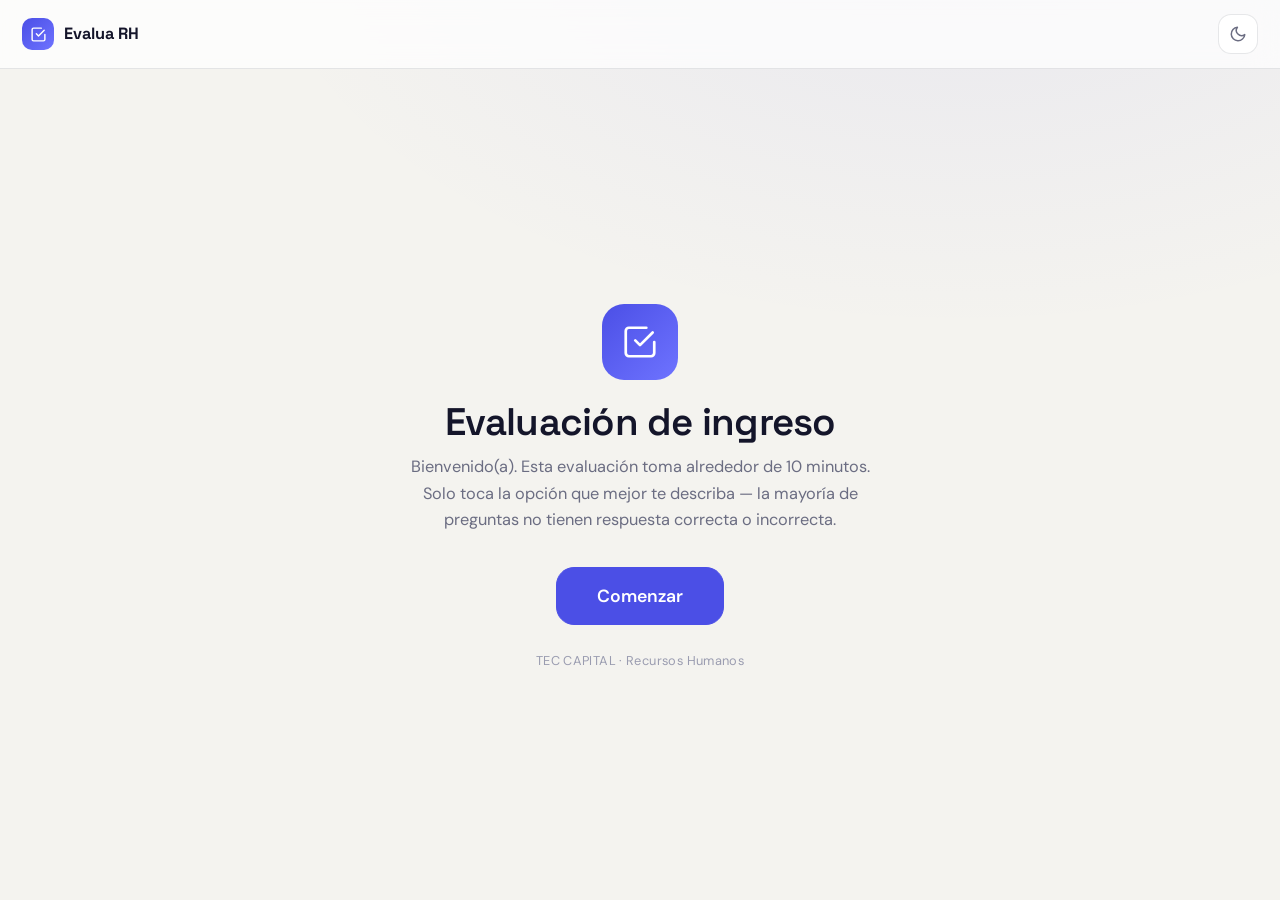
<file: examen-ingreso (1).html>
<!DOCTYPE html>
<html lang="es">
<head>
  <meta charset="UTF-8" />
  <meta name="viewport" content="width=device-width, initial-scale=1.0, maximum-scale=1.0" />
  <title>Evaluación de ingreso · TEC CAPITAL</title>
  <link rel="preconnect" href="https://fonts.googleapis.com" />
  <link rel="preconnect" href="https://fonts.gstatic.com" crossorigin />
  <link href="https://fonts.googleapis.com/css2?family=Space+Grotesk:wght@500;600;700&family=DM+Sans:opsz,wght@9..40,400;9..40,500;9..40,600;9..40,700&display=swap" rel="stylesheet" />
  <style>
/* =====================================================================
   styles.css — Evaluación de Ingreso (kiosko)
   Minimalismo quirúrgico, un acento, escala kiosko (toques grandes).
   ===================================================================== */
:root {
  --bg: #F4F3EF;
  --bg-grad: radial-gradient(1200px 700px at 75% -10%, rgba(75,79,230,.07), transparent 60%);
  --surface: #FFFFFF;
  --surface-2: #FAF9F6;
  --glass: rgba(255,255,255,.72);
  --border: rgba(18,20,40,.10);
  --border-2: rgba(18,20,40,.06);
  --text: #14152A;
  --muted: #6B6D82;
  --faint: #9A9CB0;
  --accent: #4B4FE6;
  --accent-2: #6E73FF;
  --accent-soft: rgba(75,79,230,.10);
  --good: #1F9D6B;
  --warn: #C8841A;
  --bad: #D64550;
  --glow: none;
  --ring: 0 0 0 3px rgba(75,79,230,.18);
  --shadow: 0 1px 2px rgba(18,20,40,.04), 0 10px 30px rgba(18,20,40,.07);
  --shadow-lg: 0 30px 70px rgba(18,20,40,.18);
  --r-sm: 9px; --r-md: 13px; --r-lg: 18px; --r-xl: 28px;
  --font-display: "Space Grotesk", system-ui, sans-serif;
  --font-body: "DM Sans", system-ui, sans-serif;
}
[data-theme="dark"] {
  --bg: #080B16;
  --bg-grad: radial-gradient(1100px 620px at 80% -12%, rgba(110,115,255,.18), transparent 62%);
  --surface: #0F1424;
  --surface-2: #131A2E;
  --glass: rgba(16,22,42,.62);
  --border: rgba(120,140,255,.15);
  --border-2: rgba(120,140,255,.08);
  --text: #EAECF7;
  --muted: #8B90B2;
  --faint: #5C6184;
  --accent: #6E73FF;
  --accent-2: #8C90FF;
  --accent-soft: rgba(110,115,255,.16);
  --good: #34D399;
  --warn: #FBBF49;
  --bad: #FB7185;
  --glow: 0 0 30px rgba(110,115,255,.40);
  --ring: 0 0 0 3px rgba(110,115,255,.28);
  --shadow: 0 1px 2px rgba(0,0,0,.4), 0 12px 34px rgba(0,0,0,.45);
  --shadow-lg: 0 34px 80px rgba(0,0,0,.6);
}

* { margin: 0; padding: 0; box-sizing: border-box; }
html, body { height: 100%; }
body {
  font-family: var(--font-body); color: var(--text);
  background: var(--bg); background-image: var(--bg-grad); background-attachment: fixed;
  -webkit-font-smoothing: antialiased; line-height: 1.5;
}
h1, h2, h3 { font-family: var(--font-display); font-weight: 600; letter-spacing: -.02em; }
button { font-family: inherit; cursor: pointer; }
* { scrollbar-width: thin; scrollbar-color: var(--border) transparent; }
*::-webkit-scrollbar { width: 8px; height: 8px; }
*::-webkit-scrollbar-thumb { background: var(--border); border-radius: 99px; }

/* ---------- Layout kiosko ---------- */
.kiosk { min-height: 100vh; display: flex; flex-direction: column; }
.topbar {
  display: flex; align-items: center; justify-content: space-between; gap: 14px;
  padding: 14px 22px; background: var(--glass); backdrop-filter: blur(14px); -webkit-backdrop-filter: blur(14px);
  border-bottom: 1px solid var(--border);
}
.brand { display: flex; align-items: center; gap: 10px; font-family: var(--font-display); font-weight: 700; font-size: 1.02rem; }
.brand .mark { width: 32px; height: 32px; border-radius: 10px; display: grid; place-items: center; background: linear-gradient(135deg, var(--accent), var(--accent-2)); color: #fff; box-shadow: var(--glow); }
.brand .mark svg { width: 17px; height: 17px; }
.icon-btn { width: 40px; height: 40px; display: grid; place-items: center; border-radius: var(--r-md); border: 1px solid var(--border); background: var(--surface); color: var(--muted); transition: all .16s; }
.icon-btn:hover { color: var(--text); border-color: var(--accent); }
.icon-btn svg { width: 18px; height: 18px; }

.kprogress { display: flex; align-items: center; gap: 12px; padding: 12px 22px 0; max-width: 680px; margin: 0 auto; width: 100%; visibility: hidden; }
.kbar { flex: 1; height: 7px; background: var(--surface-2); border: 1px solid var(--border-2); border-radius: 99px; overflow: hidden; }
.kbar__fill { height: 100%; width: 0; border-radius: 99px; background: linear-gradient(90deg, var(--accent), var(--accent-2)); transition: width .4s ease; }
#kstep { font-size: .76rem; font-weight: 600; color: var(--muted); white-space: nowrap; }

#stage { flex: 1; display: flex; }
.screen { width: 100%; max-width: 680px; margin: 0 auto; padding: 26px 22px 40px; display: flex; flex-direction: column; animation: subir .34s ease; }
.screen--center { justify-content: center; align-items: center; text-align: center; }
@keyframes subir { from { opacity: 0; transform: translateY(16px); } to { opacity: 1; transform: none; } }

/* ---------- Botones ---------- */
.btn { display: inline-flex; align-items: center; justify-content: center; gap: 8px; padding: 13px 20px; border-radius: var(--r-md); border: 1px solid var(--border); background: var(--surface); color: var(--text); font-size: .95rem; font-weight: 600; transition: transform .15s ease, box-shadow .15s ease, border-color .15s; }
.btn:hover { border-color: var(--accent); transform: translateY(-2px); }
.btn:active { transform: translateY(0); }
.btn--primary { background: var(--accent); border-color: var(--accent); color: #fff; box-shadow: var(--glow); }
.btn--primary:hover { background: var(--accent-2); border-color: var(--accent-2); box-shadow: 0 10px 28px rgba(75,79,230,.28); }
.btn--ghost { background: transparent; }
.btn--lg { padding: 15px 26px; font-size: 1rem; }
.btn--xl { padding: 17px 40px; font-size: 1.1rem; border-radius: var(--r-lg); margin-top: 8px; }

/* ---------- Bienvenida / pantallas centradas ---------- */
.welcome { max-width: 460px; display: flex; flex-direction: column; align-items: center; }
.welcome__mark { width: 76px; height: 76px; border-radius: 22px; display: grid; place-items: center; background: linear-gradient(135deg, var(--accent), var(--accent-2)); color: #fff; box-shadow: var(--glow); margin-bottom: 22px; }
.welcome__mark--soft { background: var(--accent-soft); color: var(--accent); box-shadow: none; }
.welcome__mark svg { width: 38px; height: 38px; }
.welcome__title { font-size: clamp(1.7rem, 5vw, 2.4rem); line-height: 1.05; margin-bottom: 12px; }
.welcome__sub { color: var(--muted); font-size: 1.02rem; line-height: 1.6; margin-bottom: 26px; }
.welcome__foot { margin-top: 26px; font-size: .8rem; color: var(--faint); letter-spacing: .03em; }
.tips { list-style: none; text-align: left; margin-bottom: 26px; display: flex; flex-direction: column; gap: 12px; }
.tips li { position: relative; padding-left: 30px; color: var(--muted); font-size: .96rem; }
.tips li::before { content: ""; position: absolute; left: 0; top: 6px; width: 18px; height: 18px; border-radius: 50%; background: var(--accent-soft); }
.tips li::after { content: ""; position: absolute; left: 6px; top: 10px; width: 6px; height: 6px; border-radius: 50%; background: var(--accent); }

/* ---------- Captura de datos ---------- */
.k-head { margin-bottom: 20px; }
.k-head h2 { font-size: 1.5rem; margin-bottom: 4px; }
.k-head p { color: var(--muted); font-size: .92rem; }
.form { display: flex; flex-direction: column; gap: 16px; }
.form-grid { display: grid; grid-template-columns: 1fr 1fr; gap: 14px; }
@media (max-width: 520px) { .form-grid { grid-template-columns: 1fr; } }
.field { display: flex; flex-direction: column; gap: 7px; }
.field__label { font-size: .82rem; font-weight: 600; color: var(--muted); }
.input { width: 100%; padding: 14px 15px; border-radius: var(--r-md); border: 1px solid var(--border); background: var(--surface); color: var(--text); font-family: inherit; font-size: 1rem; transition: border-color .16s, box-shadow .16s; }
.input:focus { outline: none; border-color: var(--accent); box-shadow: var(--ring); }
.input::placeholder { color: var(--faint); }
.form-error { color: var(--bad); font-size: .85rem; min-height: 1em; }
.choices { display: flex; flex-wrap: wrap; gap: 9px; }
.choice { padding: 11px 16px; border-radius: 99px; border: 1px solid var(--border); background: var(--surface); color: var(--text); font-size: .92rem; font-weight: 500; transition: all .15s; }
.choice:hover { border-color: var(--accent); }
.choice.is-sel { background: var(--accent); border-color: var(--accent); color: #fff; box-shadow: var(--glow); }

.k-actions { display: flex; align-items: center; justify-content: space-between; gap: 14px; margin-top: 26px; }
.q-hint { font-size: .82rem; color: var(--faint); }

/* ---------- Pregunta ---------- */
.q-tag { display: inline-block; align-self: flex-start; padding: 5px 13px; border-radius: 99px; font-size: .76rem; font-weight: 600; background: var(--accent-soft); color: var(--accent); margin-bottom: 18px; }
.q-text { font-family: var(--font-display); font-size: clamp(1.35rem, 4vw, 1.85rem); line-height: 1.25; font-weight: 600; margin-bottom: 28px; }
.optgrid { display: flex; flex-direction: column; gap: 12px; }
.opt { display: flex; align-items: center; gap: 15px; text-align: left; padding: 18px 20px; border-radius: var(--r-lg); border: 1.5px solid var(--border); background: var(--surface); color: var(--text); font-size: 1.05rem; font-weight: 500; box-shadow: var(--shadow); transition: transform .14s ease, border-color .14s, background .14s; }
.opt:hover { border-color: var(--accent); transform: translateY(-2px); }
.opt:active { transform: translateY(0); }
.opt__dot { width: 22px; height: 22px; flex: none; border-radius: 50%; border: 2px solid var(--faint); transition: all .14s; position: relative; }
.opt.is-sel { border-color: var(--accent); background: var(--accent-soft); }
.opt.is-sel .opt__dot { border-color: var(--accent); background: var(--accent); box-shadow: inset 0 0 0 4px var(--surface); }
.opt__t { flex: 1; }

/* ---------- Reacción ---------- */
.rx-wrap { display: flex; flex-direction: column; align-items: center; gap: 22px; }
.rx-prog { font-size: .82rem; font-weight: 600; color: var(--muted); }
.rx-target { width: min(72vw, 260px); height: min(72vw, 260px); border-radius: 50%; border: none; font-family: var(--font-display); font-size: 1.5rem; font-weight: 700; color: #fff; transition: transform .1s, background .12s; user-select: none; }
.rx-target:active { transform: scale(.97); }
.rx-state-wait { background: #6B6D82; color: #fff; }
.rx-state-go { background: var(--good); box-shadow: 0 0 0 10px color-mix(in srgb, var(--good) 22%, transparent), 0 0 50px color-mix(in srgb, var(--good) 55%, transparent); }
.rx-state-early { background: var(--bad); }
.rx-state-done { background: var(--accent); }
.rx-hint { font-size: .95rem; color: var(--muted); min-height: 1.2em; }

/* ---------- Fin (popup) ---------- */
.welcome--done .done-check { width: 84px; height: 84px; border-radius: 50%; display: grid; place-items: center; background: color-mix(in srgb, var(--good) 14%, transparent); color: var(--good); margin-bottom: 22px; animation: pop .4s ease; }
.welcome--done .done-check svg { width: 42px; height: 42px; }
@keyframes pop { 0% { transform: scale(.6); opacity: 0; } 60% { transform: scale(1.08); } 100% { transform: scale(1); opacity: 1; } }

.modal-overlay { position: fixed; inset: 0; z-index: 100; display: grid; place-items: center; padding: 22px; background: rgba(8,11,22,.55); backdrop-filter: blur(5px); -webkit-backdrop-filter: blur(5px); opacity: 0; transition: opacity .22s; }
.modal-overlay.is-on { opacity: 1; }
.modal { width: 100%; max-width: 420px; text-align: center; background: var(--surface); border: 1px solid var(--border); border-radius: var(--r-xl); box-shadow: var(--shadow-lg); padding: 34px 30px; transform: translateY(14px) scale(.97); transition: transform .22s; }
.modal-overlay.is-on .modal { transform: translateY(0) scale(1); }
.modal__icon { width: 60px; height: 60px; margin: 0 auto 18px; border-radius: 50%; display: grid; place-items: center; background: color-mix(in srgb, var(--good) 14%, transparent); color: var(--good); }
.modal__icon svg { width: 30px; height: 30px; }
.modal h3 { font-size: 1.3rem; margin-bottom: 10px; }
.modal p { color: var(--muted); font-size: .96rem; line-height: 1.6; margin-bottom: 24px; }

/* ---------- Date picker ---------- */
.datepick { position: relative; }
.datepick__btn { width: 100%; display: flex; align-items: center; gap: 10px; padding: 14px 15px; border-radius: var(--r-md); border: 1px solid var(--border); background: var(--surface); color: var(--text); font-size: 1rem; transition: border-color .16s, box-shadow .16s; }
.datepick__btn svg { width: 17px; height: 17px; color: var(--muted); }
.datepick.is-open .datepick__btn { border-color: var(--accent); box-shadow: var(--ring); }
.datepick__pop { position: absolute; top: calc(100% + 6px); left: 0; z-index: 45; width: 280px; background: var(--glass); backdrop-filter: blur(16px); -webkit-backdrop-filter: blur(16px); border: 1px solid var(--border); border-radius: var(--r-lg); box-shadow: var(--shadow-lg); padding: 12px; opacity: 0; transform: translateY(-6px); pointer-events: none; transition: all .16s; }
.datepick.is-open .datepick__pop { opacity: 1; transform: translateY(0); pointer-events: auto; }
.dp-nav { display: flex; align-items: center; justify-content: space-between; gap: 4px; margin-bottom: 8px; }
.dp-month { font-family: var(--font-display); font-weight: 600; font-size: .88rem; flex: 1; text-align: center; }
.dp-arrow { width: 30px; height: 30px; display: grid; place-items: center; border-radius: var(--r-sm); border: 1px solid var(--border); background: var(--surface); color: var(--muted); }
.dp-arrow:hover { color: var(--accent); border-color: var(--accent); }
.dp-arrow svg { width: 14px; height: 14px; }
.dp-dows { display: grid; grid-template-columns: repeat(7, 1fr); gap: 2px; margin-bottom: 4px; }
.dp-dows span { text-align: center; font-size: .68rem; font-weight: 600; color: var(--faint); padding: 3px 0; }
.dp-grid { display: grid; grid-template-columns: repeat(7, 1fr); gap: 2px; }
.dp-cell { aspect-ratio: 1; display: grid; place-items: center; border-radius: var(--r-sm); border: none; background: transparent; color: var(--text); font-size: .82rem; transition: background .12s; }
.dp-cell:not(.dp-empty):hover { background: var(--accent-soft); }
.dp-cell.is-sel { background: var(--accent); color: #fff; font-weight: 600; }
.dp-empty { pointer-events: none; }

/* ---------- Porqué de la respuesta ---------- */
.porque { margin-top: 22px; animation: subir .25s ease; }
.porque__label { display: block; font-size: .95rem; font-weight: 600; color: var(--text); margin-bottom: 9px; }
.porque__ta { resize: vertical; min-height: 90px; line-height: 1.5; }

/* ---------- Preguntas abiertas (entrevista) ---------- */
.q-tag--open { background: color-mix(in srgb, var(--good) 14%, transparent); color: var(--good); }
.abierta-ta { resize: vertical; min-height: 150px; line-height: 1.55; }
.abierta-hint { font-size: .85rem; color: var(--muted); margin-top: 10px; }

</style>
</head>
<body>
  <div class="kiosk">
    <header class="topbar">
      <div class="brand"><span class="mark"><svg viewBox="0 0 24 24" fill="none" stroke="currentColor" stroke-width="2" stroke-linecap="round" stroke-linejoin="round"><path d="M9 11l3 3 8-8"/><path d="M21 12v7a2 2 0 0 1-2 2H5a2 2 0 0 1-2-2V5a2 2 0 0 1 2-2h11"/></svg></span> Evalua RH</div>
      <button class="icon-btn" id="themeBtn" aria-label="Tema">
        <svg id="iconMoon" viewBox="0 0 24 24" fill="none" stroke="currentColor" stroke-width="2" stroke-linecap="round" stroke-linejoin="round"><path d="M21 12.79A9 9 0 1 1 11.21 3 7 7 0 0 0 21 12.79z"/></svg>
        <svg id="iconSun" style="display:none" viewBox="0 0 24 24" fill="none" stroke="currentColor" stroke-width="2" stroke-linecap="round" stroke-linejoin="round"><circle cx="12" cy="12" r="4"/><path d="M12 2v2M12 20v2M4.93 4.93l1.41 1.41M17.66 17.66l1.41 1.41M2 12h2M20 12h2M6.34 17.66l-1.41 1.41M19.07 4.93l-1.41 1.41"/></svg>
      </button>
    </header>
    <div class="kprogress" id="kprogress"><div class="kbar"><div class="kbar__fill" id="kbarFill"></div></div><span id="kstep"></span></div>
    <main id="stage"></main>
  </div>
  <script>
/* =====================================================================
   firebase-config.js — Evaluación de Ingreso
   ---------------------------------------------------------------------
   El kiosko del aspirante y el panel privado de RH comparten el MISMO
   proyecto de Firebase. El aspirante (sin login) solo crea su registro
   en la colección "aspirantes"; RH (con login) lo lee y califica.
   ===================================================================== */
const firebaseConfig = {
  apiKey: "TODO",
  authDomain: "TODO.firebaseapp.com",
  projectId: "TODO",
  storageBucket: "TODO.appspot.com",
  messagingSenderId: "TODO",
  appId: "TODO",
};
/* Reglas sugeridas:
   - aspirantes: create público (el kiosko escribe), read/update solo RH autenticado.
   - El texto del popup final vive en config/evaluacion (editable por RH). */

/* =====================================================================
   data.js — Evaluación de Ingreso (kiosko del aspirante)
   ---------------------------------------------------------------------
   Banco de preguntas con metadata de calificación. Cada opción lleva un
   valor de favorabilidad (v: 0 a 3, más alto = mejor). El panel de RH
   usará esta misma metadata para calificar y comparar fortalezas/áreas
   débiles por dimensión. En producción se guarda en Firestore.
   ===================================================================== */

/* Texto del popup final — EDITABLE por RH desde su panel */
const CONFIG = {
  titulo: "Evaluación de ingreso",
  empresa: "TEC CAPITAL",
  mensajeFinTitulo: "¡Listo! Concluiste tu evaluación",
  mensajeFinCuerpo: "Gracias por tu tiempo. El área de Recursos Humanos revisará tus respuestas y te contactará en un plazo de 2 a 3 días hábiles.",
};

/* Catálogos para la captura de datos (estilo botón, mínimo tecleo) */
const PUESTOS = ["Atención a cliente", "Cajero(a)", "Ventas", "Almacén", "Administrativo", "Cocina / Producción"];
const ESCOLARIDAD = ["Secundaria", "Preparatoria", "Técnico", "Licenciatura", "Posgrado"];
const GENEROS = ["Masculino", "Femenino", "Otro"];

/* Dimensiones evaluadas (en el orden del examen) */
const DIMENSIONES = {
  perfil: "Sobre ti",
  personalidad: "Personalidad laboral",
  social: "Habilidades sociales",
  intelecto: "Intelecto y razonamiento",
  juicio: "Juicio situacional",
  servicio: "Orientación al servicio",
  estres: "Tolerancia al estrés",
  psicosocial: "Bienestar psicosocial",
  honestidad: "Honestidad e integridad",
  logistica: "Disponibilidad",
  atencion: "Atención y reacción",
};

/* Opciones Likert reutilizables (favorabilidad ya codificada) */
const L = [
  { t: "Totalmente de acuerdo", v: 3 },
  { t: "De acuerdo", v: 2 },
  { t: "En desacuerdo", v: 1 },
  { t: "Totalmente en desacuerdo", v: 0 },
];

/* Banco de preguntas EN ORDEN (la dimensión "atencion" se mide con una tarea aparte).
   Las marcadas con info:true son solo de perfil: se capturan (opción + porqué) pero NO califican. */
const PREGUNTAS = [
  // 1) Sobre ti — calentamiento
  { id: "pf0", dim: "perfil", info: true, texto: "¿Cómo te enteraste de esta vacante?", opciones: [
    { t: "Bolsa de trabajo o internet", v: 2 }, { t: "Redes sociales", v: 2 }, { t: "Me la recomendaron", v: 2 }, { t: "Pasé por el lugar", v: 2 }, { t: "Ya conocía la empresa", v: 2 }, { t: "Otro medio", v: 2 },
  ]},
  { id: "pf1", dim: "perfil", info: true, texto: "¿Qué tipo de actividades disfrutas más?", opciones: [
    { t: "Trabajar en equipo", v: 2 }, { t: "Resolver problemas", v: 2 }, { t: "Atender y ayudar a personas", v: 2 }, { t: "Tareas prácticas o manuales", v: 2 }, { t: "Organizar y planear", v: 2 },
  ]},
  { id: "pf2", dim: "perfil", info: true, texto: "¿Qué te apasiona o disfrutas fuera del trabajo?", opciones: [
    { t: "El deporte", v: 2 }, { t: "La familia", v: 2 }, { t: "Aprender cosas nuevas", v: 2 }, { t: "El arte o la música", v: 2 }, { t: "Los negocios", v: 2 },
  ]},
  { id: "pf3", dim: "perfil", texto: "¿Qué es lo más importante para ti en un trabajo?", opciones: [
    { t: "Crecer y aprender", v: 3 }, { t: "Un buen ambiente y equipo", v: 3 }, { t: "Estabilidad y seguridad", v: 2 }, { t: "Principalmente el sueldo", v: 1 },
  ]},
  { id: "pf4", dim: "perfil", texto: "¿Por qué te interesa este puesto?", opciones: [
    { t: "Quiero desarrollarme aquí", v: 3 }, { t: "Me gusta este giro o trabajo", v: 3 }, { t: "Necesito ingresos ahora", v: 2 }, { t: "Me queda cerca de casa", v: 1 },
  ]},
  { id: "pf5", dim: "perfil", texto: "¿Cómo te describirías?", opciones: [
    { t: "Siempre busco mejorar", v: 3 }, { t: "Cumplo bien con lo que me piden", v: 2 }, { t: "Hago lo necesario para salir del paso", v: 1 },
  ]},
  { id: "pf6", dim: "perfil", info: true, porqueLabel: "Cuéntanos un ejemplo de cómo la usas.", texto: "¿Cuál dirías que es tu mayor fortaleza?", opciones: [
    { t: "Responsabilidad", v: 2 }, { t: "Trabajo en equipo", v: 2 }, { t: "Aprendo rápido", v: 2 }, { t: "Trato con la gente", v: 2 }, { t: "Organización", v: 2 }, { t: "Resolver problemas", v: 2 },
  ]},
  { id: "pf7", dim: "perfil", info: true, porqueLabel: "¿Cómo la estás trabajando o mejorando?", texto: "¿Y una debilidad o algo que estés mejorando?", opciones: [
    { t: "Me cuesta delegar", v: 2 }, { t: "Soy impaciente", v: 2 }, { t: "Me distraigo a veces", v: 2 }, { t: "Me cuesta decir que no", v: 2 }, { t: "Hablar en público", v: 2 }, { t: "Soy muy autocrítico(a)", v: 2 },
  ]},

  // 1.5) Filtro inicial — motivación y preparación (abierta)
  { id: "ab1", dim: "entrevista", tag: "Motivación", tipo: "abierta",
    texto: "¿Qué te llamó la atención de nuestra cultura o modelo de negocio que no encontraras en otras empresas?",
    ayuda: "Sé específico: menciona algo concreto que conozcas de nosotros.",
    fijarte: "El promedio repite la misión de la web. El sobresaliente menciona un proyecto reciente, un valor específico o un reto del sector." },

  // 2) Personalidad laboral
  { id: "per1", dim: "personalidad", texto: "Termino lo que empiezo, aunque se complique.", opciones: L },
  { id: "per2", dim: "personalidad", texto: "Me gusta aprender cosas nuevas de forma constante.", opciones: L },
  { id: "per3", dim: "personalidad", texto: "Soy puntual y cumplo con los horarios que me asignan.", opciones: L },

  // 2.5) Habilidades sociales
  { id: "soc1", dim: "social", texto: "Me gusta convivir y socializar con mis compañeros de trabajo.", opciones: L },
  { id: "soc2", dim: "social", texto: "Se me facilita relacionarme y hacer equipo con gente nueva.", opciones: L },

  // 3) Intelecto y razonamiento (tienen respuesta correcta)
  { id: "int1", dim: "intelecto", texto: "¿Qué número sigue en la serie?  2, 4, 8, 16, ___", opciones: [
    { t: "32", v: 3, correcta: true }, { t: "24", v: 0 }, { t: "20", v: 0 }, { t: "30", v: 0 },
  ]},
  { id: "int2", dim: "intelecto", texto: "Si 3 cajas iguales pesan 12 kg, ¿cuánto pesan 5 cajas?", opciones: [
    { t: "20 kg", v: 3, correcta: true }, { t: "15 kg", v: 0 }, { t: "24 kg", v: 0 }, { t: "18 kg", v: 0 },
  ]},
  { id: "int3", dim: "intelecto", texto: "“Todos los lunes hay junta. Hoy es lunes.” Entonces…", opciones: [
    { t: "Hoy hay junta", v: 3, correcta: true }, { t: "Hoy no hay junta", v: 0 }, { t: "No se puede saber", v: 0 }, { t: "La junta es mañana", v: 0 },
  ]},

  // 4) Juicio situacional
  { id: "jui1", dim: "juicio", texto: "Un cliente te reclama molesto por algo que no fue tu culpa. ¿Qué haces?", opciones: [
    { t: "Lo escucho, me disculpo por la molestia y busco una solución", v: 3 },
    { t: "Pido apoyo a mi supervisor para resolverlo bien", v: 2 },
    { t: "Le explico que no fue mi culpa", v: 1 },
    { t: "Le pido que espere y sigo con lo mío", v: 0 },
  ]},
  { id: "jui2", dim: "juicio", texto: "Tienes mucho trabajo y llega una tarea urgente. ¿Qué haces?", opciones: [
    { t: "Priorizo lo urgente y reorganizo lo demás", v: 3 },
    { t: "Pido apoyo para no atrasarme", v: 2 },
    { t: "Sigo mi orden y dejo la urgente al final", v: 1 },
    { t: "Me bloqueo y no sé por dónde empezar", v: 0 },
  ]},
  { id: "jui3", dim: "juicio", texto: "Cometiste un error que afecta a tu equipo. ¿Qué haces?", opciones: [
    { t: "Lo informo de inmediato y propongo cómo corregirlo", v: 3 },
    { t: "Trato de corregirlo yo solo antes de que se note", v: 2 },
    { t: "Espero a ver si alguien lo nota", v: 1 },
    { t: "No digo nada", v: 0 },
  ]},

  // 5) Orientación al servicio
  { id: "ser1", dim: "servicio", texto: "Atender bien a un cliente difícil es parte de mi trabajo.", opciones: L },
  { id: "ser2", dim: "servicio", texto: "Disfruto un trabajo donde trato con personas todo el día.", opciones: L },

  // 6) Tolerancia al estrés
  { id: "est1", dim: "estres", texto: "Cuando hay mucha carga, mantengo la calma y sigo adelante.", opciones: L },
  { id: "est2", dim: "estres", texto: "La presión me motiva más de lo que me estresa.", opciones: L },

  // 7) Bienestar psicosocial
  { id: "psi1", dim: "psicosocial", texto: "En general me siento con energía y ánimo para trabajar.", opciones: L },
  { id: "psi2", dim: "psicosocial", texto: "Puedo separar los problemas personales del trabajo.", opciones: L },

  // 8) Honestidad e integridad
  { id: "hon1", dim: "honestidad", texto: "Quedarse con dinero de la caja si nadie lo nota está...", opciones: [
    { t: "Nunca justificado", v: 3 }, { t: "Casi nunca justificado", v: 2 }, { t: "A veces justificado", v: 1 }, { t: "Bien si es poco", v: 0 },
  ]},
  { id: "hon2", dim: "honestidad", texto: "Si te dan cambio de más en una compra, ¿qué haces?", opciones: [
    { t: "Lo regreso siempre", v: 3 }, { t: "Depende del monto", v: 1 }, { t: "Me lo quedo", v: 0 },
  ]},
  { id: "hon3", dim: "honestidad", texto: "Reportar una falta propia, aunque me perjudique, es lo correcto.", opciones: L },

  // 9) Disponibilidad / logística (cierre)
  { id: "log1", dim: "logistica", texto: "¿Qué turnos puedes cubrir?", opciones: [
    { t: "Cualquier turno", v: 3 }, { t: "Matutino y vespertino", v: 2 }, { t: "Solo matutino", v: 1 }, { t: "Solo fines de semana", v: 1 },
  ]},
  { id: "log2", dim: "logistica", texto: "¿Cómo te trasladarías al trabajo?", opciones: [
    { t: "Transporte propio", v: 3 }, { t: "Transporte público", v: 2 }, { t: "Aún no lo sé", v: 1 },
  ]},
  { id: "log3", dim: "logistica", texto: "¿Cuándo podrías iniciar?", opciones: [
    { t: "De inmediato", v: 3 }, { t: "En una semana", v: 2 }, { t: "En un mes", v: 1 }, { t: "Aún no sé", v: 0 },
  ]},

  // 10) Entrevista a profundidad (abiertas — las evalúa RH)
  { id: "ab2", dim: "entrevista", tag: "Tu experiencia (STAR)", tipo: "abierta",
    texto: "Cuéntame sobre la decisión más difícil que tomaste en tu empleo anterior. ¿Qué alternativas tenías y cuál fue el resultado?",
    ayuda: "Cuenta el caso concreto: la situación, las opciones que tenías, qué hiciste y el resultado.",
    fijarte: "Busca estructura STAR (Situación, Tarea, Acción, Resultado). Si responde con generalidades, repregunta por el caso específico; sin un ejemplo real, no posee la competencia." },
  { id: "ab3", dim: "entrevista", tag: "Aprendizaje y resiliencia", tipo: "abierta",
    texto: "Háblame de un proyecto o meta que no hayas logrado. ¿Qué factor falló y qué aprendiste de esa experiencia?",
    ayuda: "Enfócate en qué falló, en tu parte y en qué aprendiste.",
    fijarte: "Descarta a quienes se victimizan o usan falsos defectos ('soy perfeccionista'). Busca responsabilidad propia y un aprendizaje aplicado y medible." },
  { id: "ab4", dim: "entrevista", tag: "Trabajo en equipo", tipo: "abierta",
    texto: "Describe al mejor jefe que has tenido: ¿qué hacía para motivarte? Y ahora, describe al jefe con el que más te ha costado trabajar.",
    ayuda: "Describe ambos perfiles y por qué.",
    fijarte: "Compara con el estilo del líder de la vacante. Si su 'jefe ideal' choca con ese estilo (p. ej. micro-gestor vs delegativo), el candidato frustrará el proceso." },
  { id: "ab5", dim: "entrevista", tag: "Tus preguntas", tipo: "abierta",
    texto: "¿Qué preguntas tienes sobre el equipo, el puesto o los retos de la empresa?",
    ayuda: "Escribe las dudas reales que tengas; no solo sueldo o prestaciones.",
    fijarte: "El destacado pregunta por los objetivos de los primeros 90 días, la estructura del equipo o las métricas de éxito; no solo por los beneficios." },
];

/* Umbrales para clasificar cada dimensión (porcentaje 0-1) */
const NIVEL_DIM = [
  { min: 0.75, label: "Fortaleza", cls: "ok" },
  { min: 0.45, label: "Promedio", cls: "warn" },
  { min: 0,    label: "Área de oportunidad", cls: "bad" },
];

/* Dimensiones críticas: si salen bajas, levantan bandera para RH */
const CRITICAS = ["honestidad", "juicio"];

/* =====================================================================
   app.js — Evaluación de Ingreso (flujo del aspirante, tipo kiosko)
   Modo DEMO. Al concluir calcula el resultado por dimensión y lo guarda
   (localStorage + // TODO firebase) para que RH lo vea en su panel.
   ===================================================================== */

const $ = (s, r = document) => r.querySelector(s);
const $$ = (s, r = document) => [...r.querySelectorAll(s)];
const MESES = ["ene", "feb", "mar", "abr", "may", "jun", "jul", "ago", "sep", "oct", "nov", "dic"];
const fechaLarga = iso => { if (!iso) return ""; const [y, m, d] = iso.split("-").map(Number); return `${d} ${MESES[m - 1]} ${y}`; };
const esEmail = v => /^[^\s@]+@[^\s@]+\.[^\s@]+$/.test(v);
const soloDigitos = v => v.replace(/\D/g, "");

/* ---------- Date picker (nacimiento) ---------- */
const DIAS = ["L", "M", "M", "J", "V", "S", "D"];
const MESES_LARGO = ["Enero", "Febrero", "Marzo", "Abril", "Mayo", "Junio", "Julio", "Agosto", "Septiembre", "Octubre", "Noviembre", "Diciembre"];
function datepickHTML(name, value, openDef) {
  return `<div class="datepick" data-name="${name}" data-value="${value || ""}" data-open="${openDef || ""}">
    <button type="button" class="datepick__btn"><svg viewBox="0 0 24 24" fill="none" stroke="currentColor" stroke-width="2" stroke-linecap="round" stroke-linejoin="round"><rect x="3" y="4" width="18" height="18" rx="2"/><path d="M16 2v4M8 2v4M3 10h18"/></svg>
      <span class="datepick__val">${value ? fechaLarga(value) : "Seleccionar"}</span></button>
    <div class="datepick__pop"></div></div>`;
}
function renderCalendar(dp, vy, vm) {
  const startDow = (new Date(vy, vm, 1).getDay() + 6) % 7;
  const dim = new Date(vy, vm + 1, 0).getDate();
  const sel = dp.dataset.value;
  let cells = "";
  for (let i = 0; i < startDow; i++) cells += `<span class="dp-cell dp-empty"></span>`;
  for (let d = 1; d <= dim; d++) {
    const iso = `${vy}-${String(vm + 1).padStart(2, "0")}-${String(d).padStart(2, "0")}`;
    cells += `<button type="button" class="dp-cell ${iso === sel ? "is-sel" : ""}" data-iso="${iso}">${d}</button>`;
  }
  const pop = $(".datepick__pop", dp);
  pop.innerHTML = `<div class="dp-nav">
      <button type="button" class="dp-arrow" data-nav="-12" title="Año anterior"><svg viewBox="0 0 24 24" fill="none" stroke="currentColor" stroke-width="2" stroke-linecap="round" stroke-linejoin="round"><path d="m11 17-5-5 5-5M18 17l-5-5 5-5"/></svg></button>
      <button type="button" class="dp-arrow" data-nav="-1"><svg viewBox="0 0 24 24" fill="none" stroke="currentColor" stroke-width="2" stroke-linecap="round" stroke-linejoin="round"><path d="m15 18-6-6 6-6"/></svg></button>
      <span class="dp-month">${MESES_LARGO[vm]} ${vy}</span>
      <button type="button" class="dp-arrow" data-nav="1"><svg viewBox="0 0 24 24" fill="none" stroke="currentColor" stroke-width="2" stroke-linecap="round" stroke-linejoin="round"><path d="m9 18 6-6-6-6"/></svg></button>
      <button type="button" class="dp-arrow" data-nav="12" title="Año siguiente"><svg viewBox="0 0 24 24" fill="none" stroke="currentColor" stroke-width="2" stroke-linecap="round" stroke-linejoin="round"><path d="m13 17 5-5-5-5M6 17l5-5-5-5"/></svg></button>
    </div>
    <div class="dp-dows">${DIAS.map(d => `<span>${d}</span>`).join("")}</div>
    <div class="dp-grid">${cells}</div>`;
  dp._vy = vy; dp._vm = vm;
  $$(".dp-arrow", pop).forEach(a => a.addEventListener("click", e => {
    e.stopPropagation();
    let total = dp._vy * 12 + dp._vm + Number(a.dataset.nav);
    renderCalendar(dp, Math.floor(total / 12), ((total % 12) + 12) % 12);
  }));
  $$(".dp-cell[data-iso]", pop).forEach(c => c.addEventListener("click", () => {
    dp.dataset.value = c.dataset.iso;
    $(".datepick__val", dp).textContent = fechaLarga(c.dataset.iso);
    dp.classList.remove("is-open");
  }));
}
function bindDatepick(root) {
  $$(".datepick", root).forEach(dp => {
    $(".datepick__btn", dp).addEventListener("click", e => {
      e.stopPropagation();
      $$(".datepick").forEach(x => { if (x !== dp) x.classList.remove("is-open"); });
      if (dp.classList.toggle("is-open")) {
        const base = dp.dataset.value || dp.dataset.open || "2000-01";
        const p = base.split("-").map(Number);
        renderCalendar(dp, p[0], (p[1] || 1) - 1);
      }
    });
  });
}

/* ---------- Estado ---------- */
const FASES = ["bienvenida", "datos", "instrucciones", "examen", "reaccion", "fin"];
const state = { fase: "bienvenida", qIdx: 0, datos: {}, respuestas: {}, atencion: null };

/* ---------- Render principal ---------- */
function render() {
  const f = state.fase;
  if (f === "bienvenida") return renderBienvenida();
  if (f === "datos") return renderDatos();
  if (f === "instrucciones") return renderInstrucciones();
  if (f === "examen") return renderPregunta();
  if (f === "reaccion") return renderReaccion();
  if (f === "fin") return renderFin();
}
function setProgreso(pct, txt) {
  const bar = $("#kbarFill"), lab = $("#kstep");
  if (bar) bar.style.width = (pct * 100) + "%";
  if (lab) lab.textContent = txt || "";
  $("#kprogress").style.visibility = pct > 0 && pct < 1 ? "visible" : "hidden";
}

function renderBienvenida() {
  setProgreso(0, "");
  $("#stage").innerHTML = `
    <div class="screen screen--center">
      <div class="welcome">
        <div class="welcome__mark"><svg viewBox="0 0 24 24" fill="none" stroke="currentColor" stroke-width="1.7" stroke-linecap="round" stroke-linejoin="round"><path d="M9 11l3 3 8-8"/><path d="M21 12v7a2 2 0 0 1-2 2H5a2 2 0 0 1-2-2V5a2 2 0 0 1 2-2h11"/></svg></div>
        <h1 class="welcome__title">${CONFIG.titulo}</h1>
        <p class="welcome__sub">Bienvenido(a). Esta evaluación toma alrededor de 10 minutos. Solo toca la opción que mejor te describa — la mayoría de preguntas no tienen respuesta correcta o incorrecta.</p>
        <button class="btn btn--xl btn--primary" id="goStart">Comenzar</button>
        <p class="welcome__foot">${CONFIG.empresa} · Recursos Humanos</p>
      </div>
    </div>`;
  $("#goStart").addEventListener("click", () => { state.fase = "datos"; render(); });
}

function renderDatos() {
  setProgreso(0.05, "Tus datos");
  const d = state.datos;
  const chips = (name, arr, val) => `<div class="choices" data-name="${name}">${arr.map(o => `<button type="button" class="choice ${val === o ? "is-sel" : ""}" data-v="${o}">${o}</button>`).join("")}</div>`;
  $("#stage").innerHTML = `
    <div class="screen">
      <div class="k-head"><h2>Cuéntanos de ti</h2><p>Usaremos estos datos solo para contactarte.</p></div>
      <div class="form">
        <div class="field"><label class="field__label">Nombre completo *</label><input class="input" id="fNombre" value="${d.nombre || ""}" placeholder="Tu nombre"></div>
        <div class="form-grid">
          <div class="field"><label class="field__label">Teléfono *</label><input class="input" id="fTel" inputmode="numeric" value="${d.tel || ""}" placeholder="10 dígitos"></div>
          <div class="field"><label class="field__label">Correo *</label><input class="input" id="fMail" type="email" value="${d.correo || ""}" placeholder="tu@correo.com"></div>
        </div>
        <div class="field"><label class="field__label">CURP</label><input class="input" id="fCurp" value="${d.curp || ""}" placeholder="Opcional" maxlength="18" style="text-transform:uppercase"></div>
        <div class="field"><label class="field__label">Fecha de nacimiento</label>${datepickHTML("fNac", d.nacimiento, "2000-01")}</div>
        <div class="field"><label class="field__label">Género</label>${chips("genero", GENEROS, d.genero)}</div>
        <div class="field"><label class="field__label">Escolaridad</label>${chips("escolaridad", ESCOLARIDAD, d.escolaridad)}</div>
        <div class="field"><label class="field__label">Puesto al que aspiras *</label>${chips("puesto", PUESTOS, d.puesto)}</div>
        <p class="form-error" id="dErr"></p>
      </div>
      <div class="k-actions">
        <button class="btn btn--ghost" id="dBack">Atrás</button>
        <button class="btn btn--primary btn--lg" id="dNext">Continuar</button>
      </div>
    </div>`;
  bindDatepick($("#stage"));
  $$(".choices").forEach(g => $$(".choice", g).forEach(c => c.addEventListener("click", () => {
    $$(".choice", g).forEach(x => x.classList.toggle("is-sel", x === c));
  })));
  $("#dBack").addEventListener("click", () => { state.fase = "bienvenida"; render(); });
  $("#dNext").addEventListener("click", () => {
    const get = n => { const g = $(`.choices[data-name='${n}'] .choice.is-sel`); return g ? g.dataset.v : ""; };
    const nombre = $("#fNombre").value.trim(), tel = soloDigitos($("#fTel").value), correo = $("#fMail").value.trim();
    const puesto = get("puesto");
    if (!nombre) return err("Escribe tu nombre completo.");
    if (tel.length < 10) return err("El teléfono debe tener 10 dígitos.");
    if (!esEmail(correo)) return err("Escribe un correo válido.");
    if (!puesto) return err("Elige el puesto al que aspiras.");
    state.datos = {
      nombre, tel, correo, curp: $("#fCurp").value.trim().toUpperCase(),
      nacimiento: $(".datepick[data-name='fNac']").dataset.value || "",
      genero: get("genero"), escolaridad: get("escolaridad"), puesto,
    };
    state.fase = "instrucciones"; render();
  });
  function err(m) { $("#dErr").textContent = m; $("#stage").scrollTop = 0; }
}

function renderInstrucciones() {
  setProgreso(0.1, "Instrucciones");
  $("#stage").innerHTML = `
    <div class="screen screen--center">
      <div class="welcome">
        <div class="welcome__mark welcome__mark--soft"><svg viewBox="0 0 24 24" fill="none" stroke="currentColor" stroke-width="1.7" stroke-linecap="round" stroke-linejoin="round"><circle cx="12" cy="12" r="10"/><path d="M12 16v-4M12 8h.01"/></svg></div>
        <h1 class="welcome__title">Antes de empezar</h1>
        <ul class="tips">
          <li>Responde con sinceridad: buscamos el puesto que mejor va contigo.</li>
          <li>Una pregunta por pantalla. Solo toca tu respuesta.</li>
          <li>Al final hay una prueba rápida de atención y reacción.</li>
          <li>No puedes pausar; toma unos 10 minutos.</li>
        </ul>
        <button class="btn btn--xl btn--primary" id="goExam">Comenzar evaluación</button>
      </div>
    </div>`;
  $("#goExam").addEventListener("click", () => { state.fase = "examen"; state.qIdx = 0; render(); });
}

function renderPregunta() {
  const total = PREGUNTAS.length;
  const q = PREGUNTAS[state.qIdx];
  const tag = q.tag || DIMENSIONES[q.dim] || "";
  setProgreso((state.qIdx + 1) / (total + 1), `Pregunta ${state.qIdx + 1} de ${total}`);
  const prev = state.respuestas[q.id];
  if (q.tipo === "abierta") return renderAbierta(q, tag, prev);
  $("#stage").innerHTML = `
    <div class="screen">
      <div class="q-tag">${tag}</div>
      <div class="q-text">${q.texto}</div>
      <div class="optgrid">
        ${q.opciones.map((o, i) => `<button type="button" class="opt ${prev && prev.optIdx === i ? "is-sel" : ""}" data-i="${i}">
          <span class="opt__dot"></span><span class="opt__t">${o.t}</span></button>`).join("")}
      </div>
      <div class="porque" id="porqueBox" ${prev ? "" : "hidden"}>
        <label class="porque__label" for="porqueTA">${q.porqueLabel || "¿Por qué elegiste esa respuesta?"}</label>
        <textarea class="input porque__ta" id="porqueTA" rows="3" placeholder="Cuéntanos en pocas palabras (opcional).">${prev && prev.porque ? prev.porque : ""}</textarea>
      </div>
      <div class="k-actions">
        <button class="btn btn--ghost" id="qBack">${state.qIdx === 0 ? "Atrás" : "Anterior"}</button>
        <button class="btn btn--primary btn--lg" id="qNext" ${prev ? "" : "hidden"}>Continuar</button>
        <span class="q-hint" id="qHint" ${prev ? "hidden" : ""}>Toca una opción para responder</span>
      </div>
    </div>`;
  const mostrarPorque = () => { $("#porqueBox").hidden = false; $("#qNext").hidden = false; $("#qHint").hidden = true; };
  $$("#stage .opt").forEach(b => b.addEventListener("click", () => {
    $$("#stage .opt").forEach(x => x.classList.toggle("is-sel", x === b));
    mostrarPorque();
    const ta = $("#porqueTA"); if (ta) ta.focus();
  }));
  $("#qNext").addEventListener("click", () => {
    const sel = $("#stage .opt.is-sel"); if (!sel) return;
    const i = Number(sel.dataset.i);
    state.respuestas[q.id] = { optIdx: i, v: q.opciones[i].v, dim: q.dim, correcta: !!q.opciones[i].correcta, info: !!q.info, porque: $("#porqueTA").value.trim() };
    avanzarPregunta();
  });
  $("#qBack").addEventListener("click", () => {
    if (state.qIdx === 0) { state.fase = "instrucciones"; render(); }
    else { state.qIdx--; render(); }
  });
}

function renderAbierta(q, tag, prev) {
  $("#stage").innerHTML = `
    <div class="screen">
      <div class="q-tag q-tag--open">${tag}</div>
      <div class="q-text">${q.texto}</div>
      <textarea class="input abierta-ta" id="abiertaTA" rows="6" placeholder="Escribe tu respuesta…">${prev && prev.texto ? prev.texto : ""}</textarea>
      ${q.ayuda ? `<p class="abierta-hint">${q.ayuda}</p>` : ""}
      <p class="form-error" id="abErr"></p>
      <div class="k-actions">
        <button class="btn btn--ghost" id="qBack">${state.qIdx === 0 ? "Atrás" : "Anterior"}</button>
        <button class="btn btn--primary btn--lg" id="qNext">Continuar</button>
      </div>
    </div>`;
  const ta = $("#abiertaTA"); if (ta) ta.focus();
  $("#qNext").addEventListener("click", () => {
    const t = $("#abiertaTA").value.trim();
    if (!t) { $("#abErr").textContent = "Escribe tu respuesta para continuar."; return; }
    state.respuestas[q.id] = { tipo: "abierta", texto: t, dim: q.dim, tag, abierta: true };
    avanzarPregunta();
  });
  $("#qBack").addEventListener("click", () => {
    if (state.qIdx === 0) { state.fase = "instrucciones"; render(); }
    else { state.qIdx--; render(); }
  });
}
function avanzarPregunta() {
  if (state.qIdx < PREGUNTAS.length - 1) { state.qIdx++; render(); }
  else { state.fase = "reaccion"; render(); }
}

/* ---------- Prueba de atención / reacción ---------- */
const RX = {
  rondas: 5, hechas: 0, tiempos: [], esperando: false, verdeEn: 0, _t: null, fase: "intro",
  intro() {
    setProgreso(0.95, "Atención y reacción");
    $("#stage").innerHTML = `
      <div class="screen screen--center">
        <div class="welcome">
          <div class="welcome__mark welcome__mark--soft"><svg viewBox="0 0 24 24" fill="none" stroke="currentColor" stroke-width="1.7" stroke-linecap="round" stroke-linejoin="round"><path d="M13 2 3 14h9l-1 8 10-12h-9z"/></svg></div>
          <h1 class="welcome__title">Prueba de reacción</h1>
          <p class="welcome__sub">Verás un círculo gris. <strong>En cuanto se ponga verde, tócalo lo más rápido que puedas.</strong> Son ${this.rondas} rondas. No toques antes del verde.</p>
          <button class="btn btn--xl btn--primary" id="rxStart">Empezar prueba</button>
        </div>
      </div>`;
    $("#rxStart").addEventListener("click", () => this.start());
  },
  start() { this.hechas = 0; this.tiempos = []; this.pantalla(); this.siguiente(); },
  pantalla() {
    $("#stage").innerHTML = `
      <div class="screen screen--center">
        <div class="rx-wrap">
          <div class="rx-prog" id="rxProg">Ronda 1 de ${this.rondas}</div>
          <button type="button" class="rx-target rx-state-wait" id="rxTarget">Espera…</button>
          <div class="rx-hint" id="rxHint">Prepárate…</div>
        </div>
      </div>`;
    $("#rxTarget").addEventListener("click", () => this.tap());
  },
  siguiente() {
    if (this.hechas >= this.rondas) return this.fin();
    const t = $("#rxTarget"); if (!t) return;
    t.className = "rx-target rx-state-wait"; t.textContent = "Espera…";
    $("#rxHint").textContent = "Prepárate…";
    $("#rxProg").textContent = `Ronda ${this.hechas + 1} de ${this.rondas}`;
    this.esperando = false;
    clearTimeout(this._t);
    this._t = setTimeout(() => this.verde(), 900 + Math.random() * 1900);
  },
  verde() {
    const t = $("#rxTarget"); if (!t) return;
    t.className = "rx-target rx-state-go"; t.textContent = "¡TOCA!";
    $("#rxHint").textContent = "";
    this.esperando = true; this.verdeEn = Date.now();
  },
  tap() {
    const t = $("#rxTarget"); if (!t) return;
    if (!this.esperando) {
      clearTimeout(this._t);
      t.className = "rx-target rx-state-early"; t.textContent = "Muy pronto";
      $("#rxHint").textContent = "Espera a que se ponga verde";
      setTimeout(() => this.siguiente(), 800);
      return;
    }
    const ms = Date.now() - this.verdeEn;
    this.tiempos.push(ms); this.hechas++; this.esperando = false;
    t.className = "rx-target rx-state-done"; t.textContent = ms + " ms";
    $("#rxHint").textContent = "¡Bien!";
    if (this.hechas >= this.rondas) setTimeout(() => this.fin(), 700);
    else setTimeout(() => this.siguiente(), 700);
  },
  fin() {
    const avg = this.tiempos.length ? Math.round(this.tiempos.reduce((a, b) => a + b, 0) / this.tiempos.length) : 0;
    const score = avg && avg < 320 ? 3 : avg < 460 ? 2 : avg < 650 ? 1 : 0;
    state.atencion = { avgMs: avg, score, intentos: this.tiempos.slice() };
    state.fase = "fin"; render();
  },
};
function renderReaccion() { RX.intro(); }

/* ---------- Cálculo del resultado (lo usa el panel de RH) ---------- */
function calcularResultado(resp, aten) {
  const dims = {};
  Object.keys(DIMENSIONES).forEach(d => { if (d !== "atencion") dims[d] = { sum: 0, max: 0 }; });
  Object.values(resp).forEach(r => { if (dims[r.dim] && !r.info) { dims[r.dim].sum += r.v; dims[r.dim].max += 3; } });
  const porDim = {};
  Object.keys(dims).forEach(d => {
    const pct = dims[d].max ? dims[d].sum / dims[d].max : 0;
    porDim[d] = { pct, nivel: nivelDim(pct) };
  });
  if (aten) porDim.atencion = { pct: aten.score / 3, nivel: nivelDim(aten.score / 3), avgMs: aten.avgMs };
  const vals = Object.values(porDim).map(x => x.pct);
  const global = vals.length ? vals.reduce((a, b) => a + b, 0) / vals.length : 0;
  const aciertos = Object.values(resp).filter(r => r.dim === "intelecto" && r.correcta).length;
  const banderas = CRITICAS.filter(d => porDim[d] && porDim[d].pct < 0.45);
  return { porDim, global, aciertosIntelecto: aciertos, banderas };
}
function nivelDim(pct) { return (NIVEL_DIM.find(n => pct >= n.min) || NIVEL_DIM[NIVEL_DIM.length - 1]).label; }

function guardarAspirante() {
  const resultado = calcularResultado(state.respuestas, state.atencion);
  const registro = { id: "asp" + Date.now(), fecha: new Date().toISOString(), datos: state.datos, respuestas: state.respuestas, atencion: state.atencion, resultado };
  try {
    const k = "examenrh_aspirantes";
    const arr = JSON.parse(localStorage.getItem(k) || "[]");
    arr.push(registro); localStorage.setItem(k, JSON.stringify(arr));
  } catch (e) {}
  // TODO firebase: addDoc(collection(db,"aspirantes"), registro) → aparece en el panel de RH
  return registro;
}

function renderFin() {
  setProgreso(1, "");
  guardarAspirante();
  $("#stage").innerHTML = `
    <div class="screen screen--center">
      <div class="welcome welcome--done">
        <div class="done-check"><svg viewBox="0 0 24 24" fill="none" stroke="currentColor" stroke-width="2.4" stroke-linecap="round" stroke-linejoin="round"><path d="M20 6 9 17l-5-5"/></svg></div>
        <h1 class="welcome__title">${CONFIG.mensajeFinTitulo}</h1>
        <p class="welcome__sub">${CONFIG.mensajeFinCuerpo}</p>
      </div>
    </div>`;
  // Popup de confirmación
  const ov = document.createElement("div");
  ov.className = "modal-overlay";
  ov.innerHTML = `
    <div class="modal" role="dialog" aria-modal="true">
      <div class="modal__icon"><svg viewBox="0 0 24 24" fill="none" stroke="currentColor" stroke-width="2.2" stroke-linecap="round" stroke-linejoin="round"><path d="M22 11.08V12a10 10 0 1 1-5.93-9.14"/><path d="M22 4 12 14.01l-3-3"/></svg></div>
      <h3>${CONFIG.mensajeFinTitulo}</h3>
      <p>${CONFIG.mensajeFinCuerpo}</p>
      <button class="btn btn--primary btn--lg" id="finOk">Entendido</button>
    </div>`;
  document.body.appendChild(ov);
  requestAnimationFrame(() => ov.classList.add("is-on"));
  $("#finOk", ov).addEventListener("click", () => {
    ov.classList.remove("is-on"); setTimeout(() => ov.remove(), 220);
    state.fase = "bienvenida"; state.qIdx = 0; state.datos = {}; state.respuestas = {}; state.atencion = null;
    render();
  });
}

/* ---------- Tema ---------- */
function applyTheme(t) {
  document.documentElement.setAttribute("data-theme", t);
  $("#iconMoon").style.display = t === "dark" ? "none" : "block";
  $("#iconSun").style.display = t === "dark" ? "block" : "none";
  try { localStorage.setItem("examenrh-theme", t); } catch (e) {}
}

document.addEventListener("DOMContentLoaded", () => {
  try { applyTheme(localStorage.getItem("examenrh-theme") || "light"); } catch (e) { applyTheme("light"); }
  $("#themeBtn").addEventListener("click", () => applyTheme(document.documentElement.getAttribute("data-theme") === "dark" ? "light" : "dark"));
  document.addEventListener("click", () => $$(".datepick").forEach(d => d.classList.remove("is-open")));
  render();
});

  </script>
</body>
</html>
</file>
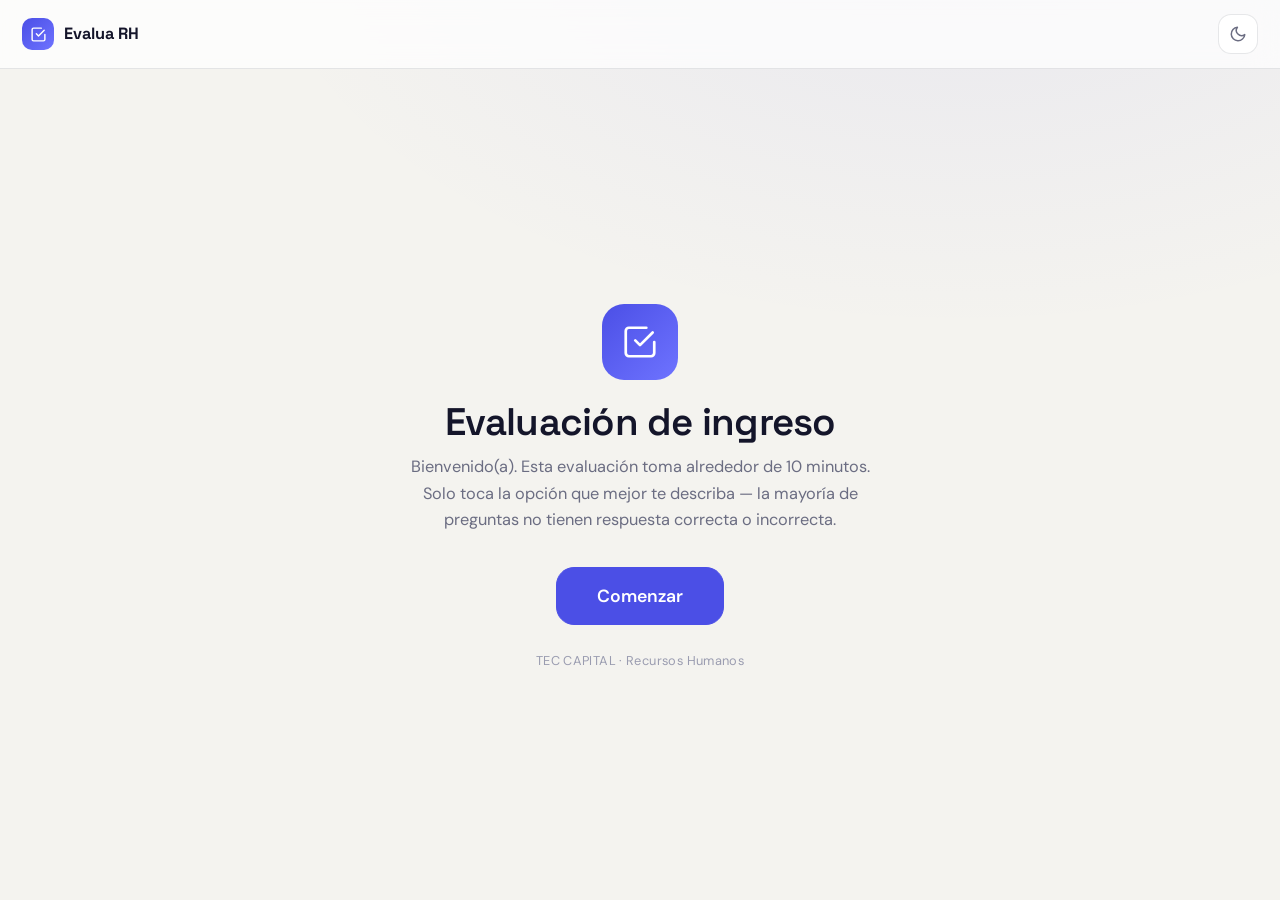
<file: examen-ingreso (2).html>
<!DOCTYPE html>
<html lang="es">
<head>
  <meta charset="UTF-8" />
  <meta name="viewport" content="width=device-width, initial-scale=1.0, maximum-scale=1.0" />
  <title>Evaluación de ingreso · TEC CAPITAL</title>
  <link rel="preconnect" href="https://fonts.googleapis.com" />
  <link rel="preconnect" href="https://fonts.gstatic.com" crossorigin />
  <link href="https://fonts.googleapis.com/css2?family=Space+Grotesk:wght@500;600;700&family=DM+Sans:opsz,wght@9..40,400;9..40,500;9..40,600;9..40,700&display=swap" rel="stylesheet" />
  <style>
/* =====================================================================
   styles.css — Evaluación de Ingreso (kiosko)
   Minimalismo quirúrgico, un acento, escala kiosko (toques grandes).
   ===================================================================== */
:root {
  --bg: #F4F3EF;
  --bg-grad: radial-gradient(1200px 700px at 75% -10%, rgba(75,79,230,.07), transparent 60%);
  --surface: #FFFFFF;
  --surface-2: #FAF9F6;
  --glass: rgba(255,255,255,.72);
  --border: rgba(18,20,40,.10);
  --border-2: rgba(18,20,40,.06);
  --text: #14152A;
  --muted: #6B6D82;
  --faint: #9A9CB0;
  --accent: #4B4FE6;
  --accent-2: #6E73FF;
  --accent-soft: rgba(75,79,230,.10);
  --good: #1F9D6B;
  --warn: #C8841A;
  --bad: #D64550;
  --glow: none;
  --ring: 0 0 0 3px rgba(75,79,230,.18);
  --shadow: 0 1px 2px rgba(18,20,40,.04), 0 10px 30px rgba(18,20,40,.07);
  --shadow-lg: 0 30px 70px rgba(18,20,40,.18);
  --r-sm: 9px; --r-md: 13px; --r-lg: 18px; --r-xl: 28px;
  --font-display: "Space Grotesk", system-ui, sans-serif;
  --font-body: "DM Sans", system-ui, sans-serif;
}
[data-theme="dark"] {
  --bg: #080B16;
  --bg-grad: radial-gradient(1100px 620px at 80% -12%, rgba(110,115,255,.18), transparent 62%);
  --surface: #0F1424;
  --surface-2: #131A2E;
  --glass: rgba(16,22,42,.62);
  --border: rgba(120,140,255,.15);
  --border-2: rgba(120,140,255,.08);
  --text: #EAECF7;
  --muted: #8B90B2;
  --faint: #5C6184;
  --accent: #6E73FF;
  --accent-2: #8C90FF;
  --accent-soft: rgba(110,115,255,.16);
  --good: #34D399;
  --warn: #FBBF49;
  --bad: #FB7185;
  --glow: 0 0 30px rgba(110,115,255,.40);
  --ring: 0 0 0 3px rgba(110,115,255,.28);
  --shadow: 0 1px 2px rgba(0,0,0,.4), 0 12px 34px rgba(0,0,0,.45);
  --shadow-lg: 0 34px 80px rgba(0,0,0,.6);
}

* { margin: 0; padding: 0; box-sizing: border-box; }
html, body { height: 100%; }
body {
  font-family: var(--font-body); color: var(--text);
  background: var(--bg); background-image: var(--bg-grad); background-attachment: fixed;
  -webkit-font-smoothing: antialiased; line-height: 1.5;
}
h1, h2, h3 { font-family: var(--font-display); font-weight: 600; letter-spacing: -.02em; }
button { font-family: inherit; cursor: pointer; }
* { scrollbar-width: thin; scrollbar-color: var(--border) transparent; }
*::-webkit-scrollbar { width: 8px; height: 8px; }
*::-webkit-scrollbar-thumb { background: var(--border); border-radius: 99px; }

/* ---------- Layout kiosko ---------- */
.kiosk { min-height: 100vh; display: flex; flex-direction: column; }
.topbar {
  display: flex; align-items: center; justify-content: space-between; gap: 14px;
  padding: 14px 22px; background: var(--glass); backdrop-filter: blur(14px); -webkit-backdrop-filter: blur(14px);
  border-bottom: 1px solid var(--border);
}
.brand { display: flex; align-items: center; gap: 10px; font-family: var(--font-display); font-weight: 700; font-size: 1.02rem; }
.brand .mark { width: 32px; height: 32px; border-radius: 10px; display: grid; place-items: center; background: linear-gradient(135deg, var(--accent), var(--accent-2)); color: #fff; box-shadow: var(--glow); }
.brand .mark svg { width: 17px; height: 17px; }
.icon-btn { width: 40px; height: 40px; display: grid; place-items: center; border-radius: var(--r-md); border: 1px solid var(--border); background: var(--surface); color: var(--muted); transition: all .16s; }
.icon-btn:hover { color: var(--text); border-color: var(--accent); }
.icon-btn svg { width: 18px; height: 18px; }

.kprogress { display: flex; align-items: center; gap: 12px; padding: 12px 22px 0; max-width: 680px; margin: 0 auto; width: 100%; visibility: hidden; }
.kbar { flex: 1; height: 7px; background: var(--surface-2); border: 1px solid var(--border-2); border-radius: 99px; overflow: hidden; }
.kbar__fill { height: 100%; width: 0; border-radius: 99px; background: linear-gradient(90deg, var(--accent), var(--accent-2)); transition: width .4s ease; }
#kstep { font-size: .76rem; font-weight: 600; color: var(--muted); white-space: nowrap; }

#stage { flex: 1; display: flex; }
.screen { width: 100%; max-width: 680px; margin: 0 auto; padding: 26px 22px 40px; display: flex; flex-direction: column; animation: subir .34s ease; }
.screen--center { justify-content: center; align-items: center; text-align: center; }
@keyframes subir { from { opacity: 0; transform: translateY(16px); } to { opacity: 1; transform: none; } }

/* ---------- Botones ---------- */
.btn { display: inline-flex; align-items: center; justify-content: center; gap: 8px; padding: 13px 20px; border-radius: var(--r-md); border: 1px solid var(--border); background: var(--surface); color: var(--text); font-size: .95rem; font-weight: 600; transition: transform .15s ease, box-shadow .15s ease, border-color .15s; }
.btn:hover { border-color: var(--accent); transform: translateY(-2px); }
.btn:active { transform: translateY(0); }
.btn--primary { background: var(--accent); border-color: var(--accent); color: #fff; box-shadow: var(--glow); }
.btn--primary:hover { background: var(--accent-2); border-color: var(--accent-2); box-shadow: 0 10px 28px rgba(75,79,230,.28); }
.btn--ghost { background: transparent; }
.btn--lg { padding: 15px 26px; font-size: 1rem; }
.btn--xl { padding: 17px 40px; font-size: 1.1rem; border-radius: var(--r-lg); margin-top: 8px; }

/* ---------- Bienvenida / pantallas centradas ---------- */
.welcome { max-width: 460px; display: flex; flex-direction: column; align-items: center; }
.welcome__mark { width: 76px; height: 76px; border-radius: 22px; display: grid; place-items: center; background: linear-gradient(135deg, var(--accent), var(--accent-2)); color: #fff; box-shadow: var(--glow); margin-bottom: 22px; }
.welcome__mark--soft { background: var(--accent-soft); color: var(--accent); box-shadow: none; }
.welcome__mark svg { width: 38px; height: 38px; }
.welcome__title { font-size: clamp(1.7rem, 5vw, 2.4rem); line-height: 1.05; margin-bottom: 12px; }
.welcome__sub { color: var(--muted); font-size: 1.02rem; line-height: 1.6; margin-bottom: 26px; }
.welcome__foot { margin-top: 26px; font-size: .8rem; color: var(--faint); letter-spacing: .03em; }
.tips { list-style: none; text-align: left; margin-bottom: 26px; display: flex; flex-direction: column; gap: 12px; }
.tips li { position: relative; padding-left: 30px; color: var(--muted); font-size: .96rem; }
.tips li::before { content: ""; position: absolute; left: 0; top: 6px; width: 18px; height: 18px; border-radius: 50%; background: var(--accent-soft); }
.tips li::after { content: ""; position: absolute; left: 6px; top: 10px; width: 6px; height: 6px; border-radius: 50%; background: var(--accent); }

/* ---------- Captura de datos ---------- */
.k-head { margin-bottom: 20px; }
.k-head h2 { font-size: 1.5rem; margin-bottom: 4px; }
.k-head p { color: var(--muted); font-size: .92rem; }
.form { display: flex; flex-direction: column; gap: 16px; }
.form-grid { display: grid; grid-template-columns: 1fr 1fr; gap: 14px; }
@media (max-width: 520px) { .form-grid { grid-template-columns: 1fr; } }
.field { display: flex; flex-direction: column; gap: 7px; }
.field__label { font-size: .82rem; font-weight: 600; color: var(--muted); }
.input { width: 100%; padding: 14px 15px; border-radius: var(--r-md); border: 1px solid var(--border); background: var(--surface); color: var(--text); font-family: inherit; font-size: 1rem; transition: border-color .16s, box-shadow .16s; }
.input:focus { outline: none; border-color: var(--accent); box-shadow: var(--ring); }
.input::placeholder { color: var(--faint); }
.form-error { color: var(--bad); font-size: .85rem; min-height: 1em; }
.choices { display: flex; flex-wrap: wrap; gap: 9px; }
.choice { padding: 11px 16px; border-radius: 99px; border: 1px solid var(--border); background: var(--surface); color: var(--text); font-size: .92rem; font-weight: 500; transition: all .15s; }
.choice:hover { border-color: var(--accent); }
.choice.is-sel { background: var(--accent); border-color: var(--accent); color: #fff; box-shadow: var(--glow); }

.k-actions { display: flex; align-items: center; justify-content: space-between; gap: 14px; margin-top: 26px; }
.q-hint { font-size: .82rem; color: var(--faint); }

/* ---------- Pregunta ---------- */
.q-tag { display: inline-block; align-self: flex-start; padding: 5px 13px; border-radius: 99px; font-size: .76rem; font-weight: 600; background: var(--accent-soft); color: var(--accent); margin-bottom: 18px; }
.q-text { font-family: var(--font-display); font-size: clamp(1.35rem, 4vw, 1.85rem); line-height: 1.25; font-weight: 600; margin-bottom: 28px; }
.optgrid { display: flex; flex-direction: column; gap: 12px; }
.opt { display: flex; align-items: center; gap: 15px; text-align: left; padding: 18px 20px; border-radius: var(--r-lg); border: 1.5px solid var(--border); background: var(--surface); color: var(--text); font-size: 1.05rem; font-weight: 500; box-shadow: var(--shadow); transition: transform .14s ease, border-color .14s, background .14s; }
.opt:hover { border-color: var(--accent); transform: translateY(-2px); }
.opt:active { transform: translateY(0); }
.opt__dot { width: 22px; height: 22px; flex: none; border-radius: 50%; border: 2px solid var(--faint); transition: all .14s; position: relative; }
.opt.is-sel { border-color: var(--accent); background: var(--accent-soft); }
.opt.is-sel .opt__dot { border-color: var(--accent); background: var(--accent); box-shadow: inset 0 0 0 4px var(--surface); }
.opt__t { flex: 1; }

/* ---------- Reacción ---------- */
.rx-wrap { display: flex; flex-direction: column; align-items: center; gap: 22px; }
.rx-prog { font-size: .82rem; font-weight: 600; color: var(--muted); }
.rx-target { width: min(72vw, 260px); height: min(72vw, 260px); border-radius: 50%; border: none; font-family: var(--font-display); font-size: 1.5rem; font-weight: 700; color: #fff; transition: transform .1s, background .12s; user-select: none; }
.rx-target:active { transform: scale(.97); }
.rx-state-wait { background: #6B6D82; color: #fff; }
.rx-state-go { background: var(--good); box-shadow: 0 0 0 10px color-mix(in srgb, var(--good) 22%, transparent), 0 0 50px color-mix(in srgb, var(--good) 55%, transparent); }
.rx-state-early { background: var(--bad); }
.rx-state-done { background: var(--accent); }
.rx-hint { font-size: .95rem; color: var(--muted); min-height: 1.2em; }

/* ---------- Fin (popup) ---------- */
.welcome--done .done-check { width: 84px; height: 84px; border-radius: 50%; display: grid; place-items: center; background: color-mix(in srgb, var(--good) 14%, transparent); color: var(--good); margin-bottom: 22px; animation: pop .4s ease; }
.welcome--done .done-check svg { width: 42px; height: 42px; }
@keyframes pop { 0% { transform: scale(.6); opacity: 0; } 60% { transform: scale(1.08); } 100% { transform: scale(1); opacity: 1; } }

.modal-overlay { position: fixed; inset: 0; z-index: 100; display: grid; place-items: center; padding: 22px; background: rgba(8,11,22,.55); backdrop-filter: blur(5px); -webkit-backdrop-filter: blur(5px); opacity: 0; transition: opacity .22s; }
.modal-overlay.is-on { opacity: 1; }
.modal { width: 100%; max-width: 420px; text-align: center; background: var(--surface); border: 1px solid var(--border); border-radius: var(--r-xl); box-shadow: var(--shadow-lg); padding: 34px 30px; transform: translateY(14px) scale(.97); transition: transform .22s; }
.modal-overlay.is-on .modal { transform: translateY(0) scale(1); }
.modal__icon { width: 60px; height: 60px; margin: 0 auto 18px; border-radius: 50%; display: grid; place-items: center; background: color-mix(in srgb, var(--good) 14%, transparent); color: var(--good); }
.modal__icon svg { width: 30px; height: 30px; }
.modal h3 { font-size: 1.3rem; margin-bottom: 10px; }
.modal p { color: var(--muted); font-size: .96rem; line-height: 1.6; margin-bottom: 24px; }

/* ---------- Date picker ---------- */
.datepick { position: relative; }
.datepick__btn { width: 100%; display: flex; align-items: center; gap: 10px; padding: 14px 15px; border-radius: var(--r-md); border: 1px solid var(--border); background: var(--surface); color: var(--text); font-size: 1rem; transition: border-color .16s, box-shadow .16s; }
.datepick__btn svg { width: 17px; height: 17px; color: var(--muted); }
.datepick.is-open .datepick__btn { border-color: var(--accent); box-shadow: var(--ring); }
.datepick__pop { position: absolute; top: calc(100% + 6px); left: 0; z-index: 45; width: 280px; background: var(--glass); backdrop-filter: blur(16px); -webkit-backdrop-filter: blur(16px); border: 1px solid var(--border); border-radius: var(--r-lg); box-shadow: var(--shadow-lg); padding: 12px; opacity: 0; transform: translateY(-6px); pointer-events: none; transition: all .16s; }
.datepick.is-open .datepick__pop { opacity: 1; transform: translateY(0); pointer-events: auto; }
.dp-nav { display: flex; align-items: center; justify-content: space-between; gap: 4px; margin-bottom: 8px; }
.dp-month { font-family: var(--font-display); font-weight: 600; font-size: .88rem; flex: 1; text-align: center; }
.dp-arrow { width: 30px; height: 30px; display: grid; place-items: center; border-radius: var(--r-sm); border: 1px solid var(--border); background: var(--surface); color: var(--muted); }
.dp-arrow:hover { color: var(--accent); border-color: var(--accent); }
.dp-arrow svg { width: 14px; height: 14px; }
.dp-dows { display: grid; grid-template-columns: repeat(7, 1fr); gap: 2px; margin-bottom: 4px; }
.dp-dows span { text-align: center; font-size: .68rem; font-weight: 600; color: var(--faint); padding: 3px 0; }
.dp-grid { display: grid; grid-template-columns: repeat(7, 1fr); gap: 2px; }
.dp-cell { aspect-ratio: 1; display: grid; place-items: center; border-radius: var(--r-sm); border: none; background: transparent; color: var(--text); font-size: .82rem; transition: background .12s; }
.dp-cell:not(.dp-empty):hover { background: var(--accent-soft); }
.dp-cell.is-sel { background: var(--accent); color: #fff; font-weight: 600; }
.dp-empty { pointer-events: none; }

/* ---------- Porqué de la respuesta ---------- */
.porque { margin-top: 22px; animation: subir .25s ease; }
.porque__label { display: block; font-size: .95rem; font-weight: 600; color: var(--text); margin-bottom: 9px; }
.porque__ta { resize: vertical; min-height: 90px; line-height: 1.5; }

/* ---------- Preguntas abiertas (entrevista) ---------- */
.q-tag--open { background: color-mix(in srgb, var(--good) 14%, transparent); color: var(--good); }
.abierta-ta { resize: vertical; min-height: 150px; line-height: 1.55; }
.abierta-hint { font-size: .85rem; color: var(--muted); margin-top: 10px; }

/* ---------- Opción "Otro" (especifica) ---------- */
.otro { margin-top: 18px; animation: subir .25s ease; }

</style>
</head>
<body>
  <div class="kiosk">
    <header class="topbar">
      <div class="brand"><span class="mark"><svg viewBox="0 0 24 24" fill="none" stroke="currentColor" stroke-width="2" stroke-linecap="round" stroke-linejoin="round"><path d="M9 11l3 3 8-8"/><path d="M21 12v7a2 2 0 0 1-2 2H5a2 2 0 0 1-2-2V5a2 2 0 0 1 2-2h11"/></svg></span> Evalua RH</div>
      <button class="icon-btn" id="themeBtn" aria-label="Tema">
        <svg id="iconMoon" viewBox="0 0 24 24" fill="none" stroke="currentColor" stroke-width="2" stroke-linecap="round" stroke-linejoin="round"><path d="M21 12.79A9 9 0 1 1 11.21 3 7 7 0 0 0 21 12.79z"/></svg>
        <svg id="iconSun" style="display:none" viewBox="0 0 24 24" fill="none" stroke="currentColor" stroke-width="2" stroke-linecap="round" stroke-linejoin="round"><circle cx="12" cy="12" r="4"/><path d="M12 2v2M12 20v2M4.93 4.93l1.41 1.41M17.66 17.66l1.41 1.41M2 12h2M20 12h2M6.34 17.66l-1.41 1.41M19.07 4.93l-1.41 1.41"/></svg>
      </button>
    </header>
    <div class="kprogress" id="kprogress"><div class="kbar"><div class="kbar__fill" id="kbarFill"></div></div><span id="kstep"></span></div>
    <main id="stage"></main>
  </div>
  <script>
/* =====================================================================
   firebase-config.js — Evaluación de Ingreso
   ---------------------------------------------------------------------
   El kiosko del aspirante y el panel privado de RH comparten el MISMO
   proyecto de Firebase. El aspirante (sin login) solo crea su registro
   en la colección "aspirantes"; RH (con login) lo lee y califica.
   ===================================================================== */
const firebaseConfig = {
  apiKey: "TODO",
  authDomain: "TODO.firebaseapp.com",
  projectId: "TODO",
  storageBucket: "TODO.appspot.com",
  messagingSenderId: "TODO",
  appId: "TODO",
};
/* Reglas sugeridas:
   - aspirantes: create público (el kiosko escribe), read/update solo RH autenticado.
   - El texto del popup final vive en config/evaluacion (editable por RH). */

/* =====================================================================
   data.js — Evaluación de Ingreso (kiosko del aspirante)
   ---------------------------------------------------------------------
   Banco de preguntas con metadata de calificación. Cada opción lleva un
   valor de favorabilidad (v: 0 a 3, más alto = mejor). El panel de RH
   usará esta misma metadata para calificar y comparar fortalezas/áreas
   débiles por dimensión. En producción se guarda en Firestore.
   ===================================================================== */

/* Texto del popup final — EDITABLE por RH desde su panel */
const CONFIG = {
  titulo: "Evaluación de ingreso",
  empresa: "TEC CAPITAL",
  mensajeFinTitulo: "¡Listo! Concluiste tu evaluación",
  mensajeFinCuerpo: "Gracias por tu tiempo. El área de Recursos Humanos revisará tus respuestas y te contactará en un plazo de 2 a 3 días hábiles.",
};

/* Catálogos para la captura de datos (estilo botón, mínimo tecleo) */
const PUESTOS = ["Atención a cliente", "Cajero(a)", "Ventas", "Almacén", "Administrativo", "Cocina / Producción"];
const ESCOLARIDAD = ["Secundaria", "Preparatoria", "Técnico", "Licenciatura", "Posgrado"];
const GENEROS = ["Masculino", "Femenino", "Otro"];

/* Dimensiones evaluadas (en el orden del examen) */
const DIMENSIONES = {
  perfil: "Sobre ti",
  personalidad: "Personalidad laboral",
  social: "Habilidades sociales",
  intelecto: "Intelecto y razonamiento",
  juicio: "Juicio situacional",
  servicio: "Orientación al servicio",
  estres: "Tolerancia al estrés",
  psicosocial: "Bienestar psicosocial",
  honestidad: "Honestidad e integridad",
  logistica: "Disponibilidad",
  atencion: "Atención y reacción",
};

/* Opciones Likert reutilizables (favorabilidad ya codificada) */
const L = [
  { t: "Totalmente de acuerdo", v: 3 },
  { t: "De acuerdo", v: 2 },
  { t: "En desacuerdo", v: 1 },
  { t: "Totalmente en desacuerdo", v: 0 },
];

/* Banco de preguntas EN ORDEN (la dimensión "atencion" se mide con una tarea aparte).
   Las marcadas con info:true son solo de perfil: se capturan (opción + porqué) pero NO califican. */
const PREGUNTAS = [
  // 1) Sobre ti — calentamiento
  { id: "pf0", dim: "perfil", info: true, sinPorque: true, texto: "¿Cómo te enteraste de esta vacante?", opciones: [
    { t: "Bolsa de trabajo o internet", v: 2 }, { t: "Redes sociales", v: 2 }, { t: "Me la recomendaron", v: 2 }, { t: "Pasé por el lugar", v: 2 }, { t: "Ya conocía la empresa", v: 2 }, { t: "Otro medio", v: 2, otro: true },
  ]},
  { id: "pf1", dim: "perfil", info: true, texto: "¿Qué tipo de actividades disfrutas más?", opciones: [
    { t: "Trabajar en equipo", v: 2 }, { t: "Resolver problemas", v: 2 }, { t: "Atender y ayudar a personas", v: 2 }, { t: "Tareas prácticas o manuales", v: 2 }, { t: "Organizar y planear", v: 2 }, { t: "Otra", v: 2, otro: true },
  ]},
  { id: "pf2", dim: "perfil", info: true, texto: "¿Qué te apasiona o disfrutas fuera del trabajo?", opciones: [
    { t: "El deporte", v: 2 }, { t: "La familia", v: 2 }, { t: "Aprender cosas nuevas", v: 2 }, { t: "El arte o la música", v: 2 }, { t: "Los negocios", v: 2 }, { t: "Otra cosa", v: 2, otro: true },
  ]},
  { id: "pf3", dim: "perfil", texto: "¿Qué es lo más importante para ti en un trabajo?", opciones: [
    { t: "Crecer y aprender", v: 3 }, { t: "Un buen ambiente y equipo", v: 3 }, { t: "Estabilidad y seguridad", v: 2 }, { t: "Principalmente el sueldo", v: 1 },
  ]},
  { id: "pf4", dim: "perfil", texto: "¿Por qué te interesa este puesto?", opciones: [
    { t: "Quiero desarrollarme aquí", v: 3 }, { t: "Me gusta este giro o trabajo", v: 3 }, { t: "Necesito ingresos ahora", v: 2 }, { t: "Me queda cerca de casa", v: 1 },
  ]},
  { id: "pf5", dim: "perfil", texto: "¿Cómo te describirías?", opciones: [
    { t: "Siempre busco mejorar", v: 3 }, { t: "Cumplo bien con lo que me piden", v: 2 }, { t: "Hago lo necesario para salir del paso", v: 1 },
  ]},
  { id: "pf6", dim: "perfil", info: true, porqueLabel: "Cuéntanos un ejemplo de cómo la usas.", texto: "¿Cuál dirías que es tu mayor fortaleza?", opciones: [
    { t: "Responsabilidad", v: 2 }, { t: "Trabajo en equipo", v: 2 }, { t: "Aprendo rápido", v: 2 }, { t: "Trato con la gente", v: 2 }, { t: "Organización", v: 2 }, { t: "Resolver problemas", v: 2 }, { t: "Otra", v: 2, otro: true },
  ]},
  { id: "pf7", dim: "perfil", info: true, porqueLabel: "¿Cómo la estás trabajando o mejorando?", texto: "¿Y una debilidad o algo que estés mejorando?", opciones: [
    { t: "Me cuesta delegar", v: 2 }, { t: "Soy impaciente", v: 2 }, { t: "Me distraigo a veces", v: 2 }, { t: "Me cuesta decir que no", v: 2 }, { t: "Hablar en público", v: 2 }, { t: "Soy muy autocrítico(a)", v: 2 }, { t: "Otra", v: 2, otro: true },
  ]},

  // 1.5) Filtro inicial — motivación y preparación (abierta)
  { id: "ab1", dim: "entrevista", tag: "Motivación", tipo: "abierta",
    texto: "¿Qué te llamó la atención de nuestra cultura o modelo de negocio que no encontraras en otras empresas?",
    ayuda: "Sé específico: menciona algo concreto que conozcas de nosotros.",
    fijarte: "El promedio repite la misión de la web. El sobresaliente menciona un proyecto reciente, un valor específico o un reto del sector." },

  // 2) Personalidad laboral
  { id: "per1", dim: "personalidad", texto: "Termino lo que empiezo, aunque se complique.", opciones: L },
  { id: "per2", dim: "personalidad", texto: "Me gusta aprender cosas nuevas de forma constante.", opciones: L },
  { id: "per3", dim: "personalidad", texto: "Soy puntual y cumplo con los horarios que me asignan.", opciones: L },

  // 2.5) Habilidades sociales
  { id: "soc1", dim: "social", texto: "Me gusta convivir y socializar con mis compañeros de trabajo.", opciones: L },
  { id: "soc2", dim: "social", texto: "Se me facilita relacionarme y hacer equipo con gente nueva.", opciones: L },

  // 3) Intelecto y razonamiento (tienen respuesta correcta)
  { id: "int1", dim: "intelecto", texto: "¿Qué número sigue en la serie?  2, 4, 8, 16, ___", opciones: [
    { t: "32", v: 3, correcta: true }, { t: "24", v: 0 }, { t: "20", v: 0 }, { t: "30", v: 0 },
  ]},
  { id: "int2", dim: "intelecto", texto: "Si 3 cajas iguales pesan 12 kg, ¿cuánto pesan 5 cajas?", opciones: [
    { t: "20 kg", v: 3, correcta: true }, { t: "15 kg", v: 0 }, { t: "24 kg", v: 0 }, { t: "18 kg", v: 0 },
  ]},
  { id: "int3", dim: "intelecto", texto: "“Todos los lunes hay junta. Hoy es lunes.” Entonces…", opciones: [
    { t: "Hoy hay junta", v: 3, correcta: true }, { t: "Hoy no hay junta", v: 0 }, { t: "No se puede saber", v: 0 }, { t: "La junta es mañana", v: 0 },
  ]},

  // 4) Juicio situacional
  { id: "jui1", dim: "juicio", texto: "Un cliente te reclama molesto por algo que no fue tu culpa. ¿Qué haces?", opciones: [
    { t: "Lo escucho, me disculpo por la molestia y busco una solución", v: 3 },
    { t: "Pido apoyo a mi supervisor para resolverlo bien", v: 2 },
    { t: "Le explico que no fue mi culpa", v: 1 },
    { t: "Le pido que espere y sigo con lo mío", v: 0 },
  ]},
  { id: "jui2", dim: "juicio", texto: "Tienes mucho trabajo y llega una tarea urgente. ¿Qué haces?", opciones: [
    { t: "Priorizo lo urgente y reorganizo lo demás", v: 3 },
    { t: "Pido apoyo para no atrasarme", v: 2 },
    { t: "Sigo mi orden y dejo la urgente al final", v: 1 },
    { t: "Me bloqueo y no sé por dónde empezar", v: 0 },
  ]},
  { id: "jui3", dim: "juicio", texto: "Cometiste un error que afecta a tu equipo. ¿Qué haces?", opciones: [
    { t: "Lo informo de inmediato y propongo cómo corregirlo", v: 3 },
    { t: "Trato de corregirlo yo solo antes de que se note", v: 2 },
    { t: "Espero a ver si alguien lo nota", v: 1 },
    { t: "No digo nada", v: 0 },
  ]},

  // 5) Orientación al servicio
  { id: "ser1", dim: "servicio", texto: "Atender bien a un cliente difícil es parte de mi trabajo.", opciones: L },
  { id: "ser2", dim: "servicio", texto: "Disfruto un trabajo donde trato con personas todo el día.", opciones: L },

  // 6) Tolerancia al estrés
  { id: "est1", dim: "estres", texto: "Cuando hay mucha carga, mantengo la calma y sigo adelante.", opciones: L },
  { id: "est2", dim: "estres", texto: "La presión me motiva más de lo que me estresa.", opciones: L },

  // 7) Bienestar psicosocial
  { id: "psi1", dim: "psicosocial", texto: "En general me siento con energía y ánimo para trabajar.", opciones: L },
  { id: "psi2", dim: "psicosocial", texto: "Puedo separar los problemas personales del trabajo.", opciones: L },

  // 8) Honestidad e integridad
  { id: "hon1", dim: "honestidad", texto: "Quedarse con dinero de la caja si nadie lo nota está...", opciones: [
    { t: "Nunca justificado", v: 3 }, { t: "Casi nunca justificado", v: 2 }, { t: "A veces justificado", v: 1 }, { t: "Bien si es poco", v: 0 },
  ]},
  { id: "hon2", dim: "honestidad", texto: "Si te dan cambio de más en una compra, ¿qué haces?", opciones: [
    { t: "Lo regreso siempre", v: 3 }, { t: "Depende del monto", v: 1 }, { t: "Me lo quedo", v: 0 },
  ]},
  { id: "hon3", dim: "honestidad", texto: "Reportar una falta propia, aunque me perjudique, es lo correcto.", opciones: L },

  // 9) Disponibilidad / logística (cierre)
  { id: "log1", dim: "logistica", texto: "¿Qué turnos puedes cubrir?", opciones: [
    { t: "Cualquier turno", v: 3 }, { t: "Matutino y vespertino", v: 2 }, { t: "Solo matutino", v: 1 }, { t: "Solo fines de semana", v: 1 },
  ]},
  { id: "log2", dim: "logistica", texto: "¿Cómo te trasladarías al trabajo?", opciones: [
    { t: "Transporte propio", v: 3 }, { t: "Transporte público", v: 2 }, { t: "Aún no lo sé", v: 1 },
  ]},
  { id: "log3", dim: "logistica", texto: "¿Cuándo podrías iniciar?", opciones: [
    { t: "De inmediato", v: 3 }, { t: "En una semana", v: 2 }, { t: "En un mes", v: 1 }, { t: "Aún no sé", v: 0 },
  ]},

  // 10) Entrevista a profundidad (abiertas — las evalúa RH)
  { id: "ab2", dim: "entrevista", tag: "Tu experiencia (STAR)", tipo: "abierta",
    texto: "Cuéntame sobre la decisión más difícil que tomaste en tu empleo anterior. ¿Qué alternativas tenías y cuál fue el resultado?",
    ayuda: "Cuenta el caso concreto: la situación, las opciones que tenías, qué hiciste y el resultado.",
    fijarte: "Busca estructura STAR (Situación, Tarea, Acción, Resultado). Si responde con generalidades, repregunta por el caso específico; sin un ejemplo real, no posee la competencia." },
  { id: "ab3", dim: "entrevista", tag: "Aprendizaje y resiliencia", tipo: "abierta",
    texto: "Háblame de un proyecto o meta que no hayas logrado. ¿Qué factor falló y qué aprendiste de esa experiencia?",
    ayuda: "Enfócate en qué falló, en tu parte y en qué aprendiste.",
    fijarte: "Descarta a quienes se victimizan o usan falsos defectos ('soy perfeccionista'). Busca responsabilidad propia y un aprendizaje aplicado y medible." },
  { id: "ab4", dim: "entrevista", tag: "Trabajo en equipo", tipo: "abierta",
    texto: "Describe al mejor jefe que has tenido: ¿qué hacía para motivarte? Y ahora, describe al jefe con el que más te ha costado trabajar.",
    ayuda: "Describe ambos perfiles y por qué.",
    fijarte: "Compara con el estilo del líder de la vacante. Si su 'jefe ideal' choca con ese estilo (p. ej. micro-gestor vs delegativo), el candidato frustrará el proceso." },
  { id: "ab5", dim: "entrevista", tag: "Tus preguntas", tipo: "abierta",
    texto: "¿Qué preguntas tienes sobre el equipo, el puesto o los retos de la empresa?",
    ayuda: "Escribe las dudas reales que tengas; no solo sueldo o prestaciones.",
    fijarte: "El destacado pregunta por los objetivos de los primeros 90 días, la estructura del equipo o las métricas de éxito; no solo por los beneficios." },
];

/* Umbrales para clasificar cada dimensión (porcentaje 0-1) */
const NIVEL_DIM = [
  { min: 0.75, label: "Fortaleza", cls: "ok" },
  { min: 0.45, label: "Promedio", cls: "warn" },
  { min: 0,    label: "Área de oportunidad", cls: "bad" },
];

/* Dimensiones críticas: si salen bajas, levantan bandera para RH */
const CRITICAS = ["honestidad", "juicio"];

/* =====================================================================
   app.js — Evaluación de Ingreso (flujo del aspirante, tipo kiosko)
   Modo DEMO. Al concluir calcula el resultado por dimensión y lo guarda
   (localStorage + // TODO firebase) para que RH lo vea en su panel.
   ===================================================================== */

const $ = (s, r = document) => r.querySelector(s);
const $$ = (s, r = document) => [...r.querySelectorAll(s)];
const MESES = ["ene", "feb", "mar", "abr", "may", "jun", "jul", "ago", "sep", "oct", "nov", "dic"];
const fechaLarga = iso => { if (!iso) return ""; const [y, m, d] = iso.split("-").map(Number); return `${d} ${MESES[m - 1]} ${y}`; };
const esEmail = v => /^[^\s@]+@[^\s@]+\.[^\s@]+$/.test(v);
const soloDigitos = v => v.replace(/\D/g, "");

/* ---------- Date picker (nacimiento) ---------- */
const DIAS = ["L", "M", "M", "J", "V", "S", "D"];
const MESES_LARGO = ["Enero", "Febrero", "Marzo", "Abril", "Mayo", "Junio", "Julio", "Agosto", "Septiembre", "Octubre", "Noviembre", "Diciembre"];
function datepickHTML(name, value, openDef) {
  return `<div class="datepick" data-name="${name}" data-value="${value || ""}" data-open="${openDef || ""}">
    <button type="button" class="datepick__btn"><svg viewBox="0 0 24 24" fill="none" stroke="currentColor" stroke-width="2" stroke-linecap="round" stroke-linejoin="round"><rect x="3" y="4" width="18" height="18" rx="2"/><path d="M16 2v4M8 2v4M3 10h18"/></svg>
      <span class="datepick__val">${value ? fechaLarga(value) : "Seleccionar"}</span></button>
    <div class="datepick__pop"></div></div>`;
}
function renderCalendar(dp, vy, vm) {
  const startDow = (new Date(vy, vm, 1).getDay() + 6) % 7;
  const dim = new Date(vy, vm + 1, 0).getDate();
  const sel = dp.dataset.value;
  let cells = "";
  for (let i = 0; i < startDow; i++) cells += `<span class="dp-cell dp-empty"></span>`;
  for (let d = 1; d <= dim; d++) {
    const iso = `${vy}-${String(vm + 1).padStart(2, "0")}-${String(d).padStart(2, "0")}`;
    cells += `<button type="button" class="dp-cell ${iso === sel ? "is-sel" : ""}" data-iso="${iso}">${d}</button>`;
  }
  const pop = $(".datepick__pop", dp);
  pop.innerHTML = `<div class="dp-nav">
      <button type="button" class="dp-arrow" data-nav="-12" title="Año anterior"><svg viewBox="0 0 24 24" fill="none" stroke="currentColor" stroke-width="2" stroke-linecap="round" stroke-linejoin="round"><path d="m11 17-5-5 5-5M18 17l-5-5 5-5"/></svg></button>
      <button type="button" class="dp-arrow" data-nav="-1"><svg viewBox="0 0 24 24" fill="none" stroke="currentColor" stroke-width="2" stroke-linecap="round" stroke-linejoin="round"><path d="m15 18-6-6 6-6"/></svg></button>
      <span class="dp-month">${MESES_LARGO[vm]} ${vy}</span>
      <button type="button" class="dp-arrow" data-nav="1"><svg viewBox="0 0 24 24" fill="none" stroke="currentColor" stroke-width="2" stroke-linecap="round" stroke-linejoin="round"><path d="m9 18 6-6-6-6"/></svg></button>
      <button type="button" class="dp-arrow" data-nav="12" title="Año siguiente"><svg viewBox="0 0 24 24" fill="none" stroke="currentColor" stroke-width="2" stroke-linecap="round" stroke-linejoin="round"><path d="m13 17 5-5-5-5M6 17l5-5-5-5"/></svg></button>
    </div>
    <div class="dp-dows">${DIAS.map(d => `<span>${d}</span>`).join("")}</div>
    <div class="dp-grid">${cells}</div>`;
  dp._vy = vy; dp._vm = vm;
  $$(".dp-arrow", pop).forEach(a => a.addEventListener("click", e => {
    e.stopPropagation();
    let total = dp._vy * 12 + dp._vm + Number(a.dataset.nav);
    renderCalendar(dp, Math.floor(total / 12), ((total % 12) + 12) % 12);
  }));
  $$(".dp-cell[data-iso]", pop).forEach(c => c.addEventListener("click", () => {
    dp.dataset.value = c.dataset.iso;
    $(".datepick__val", dp).textContent = fechaLarga(c.dataset.iso);
    dp.classList.remove("is-open");
  }));
}
function bindDatepick(root) {
  $$(".datepick", root).forEach(dp => {
    $(".datepick__btn", dp).addEventListener("click", e => {
      e.stopPropagation();
      $$(".datepick").forEach(x => { if (x !== dp) x.classList.remove("is-open"); });
      if (dp.classList.toggle("is-open")) {
        const base = dp.dataset.value || dp.dataset.open || "2000-01";
        const p = base.split("-").map(Number);
        renderCalendar(dp, p[0], (p[1] || 1) - 1);
      }
    });
  });
}

/* ---------- Estado ---------- */
const FASES = ["bienvenida", "datos", "instrucciones", "examen", "reaccion", "fin"];
const state = { fase: "bienvenida", qIdx: 0, datos: {}, respuestas: {}, atencion: null };

/* ---------- Render principal ---------- */
function render() {
  const f = state.fase;
  if (f === "bienvenida") return renderBienvenida();
  if (f === "datos") return renderDatos();
  if (f === "instrucciones") return renderInstrucciones();
  if (f === "examen") return renderPregunta();
  if (f === "reaccion") return renderReaccion();
  if (f === "fin") return renderFin();
}
function setProgreso(pct, txt) {
  const bar = $("#kbarFill"), lab = $("#kstep");
  if (bar) bar.style.width = (pct * 100) + "%";
  if (lab) lab.textContent = txt || "";
  $("#kprogress").style.visibility = pct > 0 && pct < 1 ? "visible" : "hidden";
}

function renderBienvenida() {
  setProgreso(0, "");
  $("#stage").innerHTML = `
    <div class="screen screen--center">
      <div class="welcome">
        <div class="welcome__mark"><svg viewBox="0 0 24 24" fill="none" stroke="currentColor" stroke-width="1.7" stroke-linecap="round" stroke-linejoin="round"><path d="M9 11l3 3 8-8"/><path d="M21 12v7a2 2 0 0 1-2 2H5a2 2 0 0 1-2-2V5a2 2 0 0 1 2-2h11"/></svg></div>
        <h1 class="welcome__title">${CONFIG.titulo}</h1>
        <p class="welcome__sub">Bienvenido(a). Esta evaluación toma alrededor de 10 minutos. Solo toca la opción que mejor te describa — la mayoría de preguntas no tienen respuesta correcta o incorrecta.</p>
        <button class="btn btn--xl btn--primary" id="goStart">Comenzar</button>
        <p class="welcome__foot">${CONFIG.empresa} · Recursos Humanos</p>
      </div>
    </div>`;
  $("#goStart").addEventListener("click", () => { state.fase = "datos"; render(); });
}

function renderDatos() {
  setProgreso(0.05, "Tus datos");
  const d = state.datos;
  const chips = (name, arr, val) => `<div class="choices" data-name="${name}">${arr.map(o => `<button type="button" class="choice ${val === o ? "is-sel" : ""}" data-v="${o}">${o}</button>`).join("")}</div>`;
  $("#stage").innerHTML = `
    <div class="screen">
      <div class="k-head"><h2>Cuéntanos de ti</h2><p>Usaremos estos datos solo para contactarte.</p></div>
      <div class="form">
        <div class="field"><label class="field__label">Nombre completo *</label><input class="input" id="fNombre" value="${d.nombre || ""}" placeholder="Tu nombre"></div>
        <div class="form-grid">
          <div class="field"><label class="field__label">Teléfono *</label><input class="input" id="fTel" inputmode="numeric" value="${d.tel || ""}" placeholder="10 dígitos"></div>
          <div class="field"><label class="field__label">Correo *</label><input class="input" id="fMail" type="email" value="${d.correo || ""}" placeholder="tu@correo.com"></div>
        </div>
        <div class="field"><label class="field__label">CURP</label><input class="input" id="fCurp" value="${d.curp || ""}" placeholder="Opcional" maxlength="18" style="text-transform:uppercase"></div>
        <div class="field"><label class="field__label">Fecha de nacimiento</label>${datepickHTML("fNac", d.nacimiento, "2000-01")}</div>
        <div class="field"><label class="field__label">Género</label>${chips("genero", GENEROS, d.genero)}</div>
        <div class="field"><label class="field__label">Escolaridad</label>${chips("escolaridad", ESCOLARIDAD, d.escolaridad)}</div>
        <div class="field"><label class="field__label">Puesto al que aspiras *</label>
          ${chips("puesto", [...PUESTOS, "Otro"], PUESTOS.includes(d.puesto) ? d.puesto : (d.puesto ? "Otro" : ""))}
          <input class="input" id="puestoOtro" placeholder="¿Cuál puesto?" value="${(!PUESTOS.includes(d.puesto) && d.puesto) ? d.puesto : ""}" ${(!PUESTOS.includes(d.puesto) && d.puesto) ? "" : "hidden"} style="margin-top:9px"></div>
        <p class="form-error" id="dErr"></p>
      </div>
      <div class="k-actions">
        <button class="btn btn--ghost" id="dBack">Atrás</button>
        <button class="btn btn--primary btn--lg" id="dNext">Continuar</button>
      </div>
    </div>`;
  bindDatepick($("#stage"));
  $$(".choices").forEach(g => $$(".choice", g).forEach(c => c.addEventListener("click", () => {
    $$(".choice", g).forEach(x => x.classList.toggle("is-sel", x === c));
    if (g.dataset.name === "puesto") { const po = $("#puestoOtro"); if (po) { const esOtro = c.dataset.v === "Otro"; po.hidden = !esOtro; if (esOtro) po.focus(); } }
  })));
  $("#dBack").addEventListener("click", () => { state.fase = "bienvenida"; render(); });
  $("#dNext").addEventListener("click", () => {
    const get = n => { const g = $(`.choices[data-name='${n}'] .choice.is-sel`); return g ? g.dataset.v : ""; };
    const nombre = $("#fNombre").value.trim(), tel = soloDigitos($("#fTel").value), correo = $("#fMail").value.trim();
    let puesto = get("puesto");
    if (!nombre) return err("Escribe tu nombre completo.");
    if (tel.length < 10) return err("El teléfono debe tener 10 dígitos.");
    if (!esEmail(correo)) return err("Escribe un correo válido.");
    if (!puesto) return err("Elige el puesto al que aspiras.");
    if (puesto === "Otro") { const po = $("#puestoOtro").value.trim(); if (!po) return err("Escribe el puesto al que aspiras."); puesto = po; }
    state.datos = {
      nombre, tel, correo, curp: $("#fCurp").value.trim().toUpperCase(),
      nacimiento: $(".datepick[data-name='fNac']").dataset.value || "",
      genero: get("genero"), escolaridad: get("escolaridad"), puesto,
    };
    state.fase = "instrucciones"; render();
  });
  function err(m) { $("#dErr").textContent = m; $("#stage").scrollTop = 0; }
}

function renderInstrucciones() {
  setProgreso(0.1, "Instrucciones");
  $("#stage").innerHTML = `
    <div class="screen screen--center">
      <div class="welcome">
        <div class="welcome__mark welcome__mark--soft"><svg viewBox="0 0 24 24" fill="none" stroke="currentColor" stroke-width="1.7" stroke-linecap="round" stroke-linejoin="round"><circle cx="12" cy="12" r="10"/><path d="M12 16v-4M12 8h.01"/></svg></div>
        <h1 class="welcome__title">Antes de empezar</h1>
        <ul class="tips">
          <li>Responde con sinceridad: buscamos el puesto que mejor va contigo.</li>
          <li>Una pregunta por pantalla. Solo toca tu respuesta.</li>
          <li>Al final hay una prueba rápida de atención y reacción.</li>
          <li>No puedes pausar; toma unos 10 minutos.</li>
        </ul>
        <button class="btn btn--xl btn--primary" id="goExam">Comenzar evaluación</button>
      </div>
    </div>`;
  $("#goExam").addEventListener("click", () => { state.fase = "examen"; state.qIdx = 0; render(); });
}

function renderPregunta() {
  const total = PREGUNTAS.length;
  const q = PREGUNTAS[state.qIdx];
  const tag = q.tag || DIMENSIONES[q.dim] || "";
  setProgreso((state.qIdx + 1) / (total + 1), `Pregunta ${state.qIdx + 1} de ${total}`);
  const prev = state.respuestas[q.id];
  if (q.tipo === "abierta") return renderAbierta(q, tag, prev);
  $("#stage").innerHTML = `
    <div class="screen">
      <div class="q-tag">${tag}</div>
      <div class="q-text">${q.texto}</div>
      <div class="optgrid">
        ${q.opciones.map((o, i) => `<button type="button" class="opt ${prev && prev.optIdx === i ? "is-sel" : ""}" data-i="${i}" data-otro="${o.otro ? 1 : 0}">
          <span class="opt__dot"></span><span class="opt__t">${o.t}</span></button>`).join("")}
      </div>
      <div class="otro" id="otroBox" ${prev && prev.otro ? "" : "hidden"}>
        <label class="porque__label" for="otroTA">Especifica tu respuesta</label>
        <input class="input" id="otroTA" placeholder="Escribe aquí…" value="${prev && prev.otroTexto ? prev.otroTexto.replace(/"/g, "&quot;") : ""}">
      </div>
      ${q.sinPorque ? "" : `<div class="porque" id="porqueBox" ${prev ? "" : "hidden"}>
        <label class="porque__label" for="porqueTA">${q.porqueLabel || "¿Por qué elegiste esa respuesta?"}</label>
        <textarea class="input porque__ta" id="porqueTA" rows="3" placeholder="Cuéntanos en pocas palabras (opcional).">${prev && prev.porque ? prev.porque : ""}</textarea>
      </div>`}
      <p class="form-error" id="qErr"></p>
      <div class="k-actions">
        <button class="btn btn--ghost" id="qBack">${state.qIdx === 0 ? "Atrás" : "Anterior"}</button>
        <button class="btn btn--primary btn--lg" id="qNext" ${prev ? "" : "hidden"}>Continuar</button>
        <span class="q-hint" id="qHint" ${prev ? "hidden" : ""}>Toca una opción para responder</span>
      </div>
    </div>`;
  const seleccionar = b => {
    $$("#stage .opt").forEach(x => x.classList.toggle("is-sel", x === b));
    $("#qNext").hidden = false; $("#qHint").hidden = true; $("#qErr").textContent = "";
    const esOtro = b.dataset.otro === "1";
    const ob = $("#otroBox"); if (ob) { ob.hidden = !esOtro; if (esOtro) { const t = $("#otroTA"); if (t) t.focus(); } }
    const pb = $("#porqueBox"); if (pb) pb.hidden = false;
  };
  $$("#stage .opt").forEach(b => b.addEventListener("click", () => seleccionar(b)));
  $("#qNext").addEventListener("click", () => {
    const sel = $("#stage .opt.is-sel"); if (!sel) return;
    const i = Number(sel.dataset.i); const opt = q.opciones[i];
    let otroTexto = "";
    if (opt.otro) {
      otroTexto = ($("#otroTA").value || "").trim();
      if (!otroTexto) { $("#qErr").textContent = "Escribe tu respuesta en 'Otro'."; return; }
    }
    state.respuestas[q.id] = { optIdx: i, v: opt.v, dim: q.dim, correcta: !!opt.correcta, info: !!q.info, otro: !!opt.otro, otroTexto, porque: $("#porqueTA") ? $("#porqueTA").value.trim() : "" };
    avanzarPregunta();
  });
  $("#qBack").addEventListener("click", () => {
    if (state.qIdx === 0) { state.fase = "instrucciones"; render(); }
    else { state.qIdx--; render(); }
  });
}

function renderAbierta(q, tag, prev) {
  $("#stage").innerHTML = `
    <div class="screen">
      <div class="q-tag q-tag--open">${tag}</div>
      <div class="q-text">${q.texto}</div>
      <textarea class="input abierta-ta" id="abiertaTA" rows="6" placeholder="Escribe tu respuesta…">${prev && prev.texto ? prev.texto : ""}</textarea>
      ${q.ayuda ? `<p class="abierta-hint">${q.ayuda}</p>` : ""}
      <p class="form-error" id="abErr"></p>
      <div class="k-actions">
        <button class="btn btn--ghost" id="qBack">${state.qIdx === 0 ? "Atrás" : "Anterior"}</button>
        <button class="btn btn--primary btn--lg" id="qNext">Continuar</button>
      </div>
    </div>`;
  const ta = $("#abiertaTA"); if (ta) ta.focus();
  $("#qNext").addEventListener("click", () => {
    const t = $("#abiertaTA").value.trim();
    if (!t) { $("#abErr").textContent = "Escribe tu respuesta para continuar."; return; }
    state.respuestas[q.id] = { tipo: "abierta", texto: t, dim: q.dim, tag, abierta: true };
    avanzarPregunta();
  });
  $("#qBack").addEventListener("click", () => {
    if (state.qIdx === 0) { state.fase = "instrucciones"; render(); }
    else { state.qIdx--; render(); }
  });
}
function avanzarPregunta() {
  if (state.qIdx < PREGUNTAS.length - 1) { state.qIdx++; render(); }
  else { state.fase = "reaccion"; render(); }
}

/* ---------- Prueba de atención / reacción ---------- */
const RX = {
  rondas: 5, hechas: 0, tiempos: [], esperando: false, verdeEn: 0, _t: null, fase: "intro",
  intro() {
    setProgreso(0.95, "Atención y reacción");
    $("#stage").innerHTML = `
      <div class="screen screen--center">
        <div class="welcome">
          <div class="welcome__mark welcome__mark--soft"><svg viewBox="0 0 24 24" fill="none" stroke="currentColor" stroke-width="1.7" stroke-linecap="round" stroke-linejoin="round"><path d="M13 2 3 14h9l-1 8 10-12h-9z"/></svg></div>
          <h1 class="welcome__title">Prueba de reacción</h1>
          <p class="welcome__sub">Verás un círculo gris. <strong>En cuanto se ponga verde, tócalo lo más rápido que puedas.</strong> Son ${this.rondas} rondas. No toques antes del verde.</p>
          <button class="btn btn--xl btn--primary" id="rxStart">Empezar prueba</button>
        </div>
      </div>`;
    $("#rxStart").addEventListener("click", () => this.start());
  },
  start() { this.hechas = 0; this.tiempos = []; this.pantalla(); this.siguiente(); },
  pantalla() {
    $("#stage").innerHTML = `
      <div class="screen screen--center">
        <div class="rx-wrap">
          <div class="rx-prog" id="rxProg">Ronda 1 de ${this.rondas}</div>
          <button type="button" class="rx-target rx-state-wait" id="rxTarget">Espera…</button>
          <div class="rx-hint" id="rxHint">Prepárate…</div>
        </div>
      </div>`;
    $("#rxTarget").addEventListener("click", () => this.tap());
  },
  siguiente() {
    if (this.hechas >= this.rondas) return this.fin();
    const t = $("#rxTarget"); if (!t) return;
    t.className = "rx-target rx-state-wait"; t.textContent = "Espera…";
    $("#rxHint").textContent = "Prepárate…";
    $("#rxProg").textContent = `Ronda ${this.hechas + 1} de ${this.rondas}`;
    this.esperando = false;
    clearTimeout(this._t);
    this._t = setTimeout(() => this.verde(), 900 + Math.random() * 1900);
  },
  verde() {
    const t = $("#rxTarget"); if (!t) return;
    t.className = "rx-target rx-state-go"; t.textContent = "¡TOCA!";
    $("#rxHint").textContent = "";
    this.esperando = true; this.verdeEn = Date.now();
  },
  tap() {
    const t = $("#rxTarget"); if (!t) return;
    if (!this.esperando) {
      clearTimeout(this._t);
      t.className = "rx-target rx-state-early"; t.textContent = "Muy pronto";
      $("#rxHint").textContent = "Espera a que se ponga verde";
      setTimeout(() => this.siguiente(), 800);
      return;
    }
    const ms = Date.now() - this.verdeEn;
    this.tiempos.push(ms); this.hechas++; this.esperando = false;
    t.className = "rx-target rx-state-done"; t.textContent = ms + " ms";
    $("#rxHint").textContent = "¡Bien!";
    if (this.hechas >= this.rondas) setTimeout(() => this.fin(), 700);
    else setTimeout(() => this.siguiente(), 700);
  },
  fin() {
    const avg = this.tiempos.length ? Math.round(this.tiempos.reduce((a, b) => a + b, 0) / this.tiempos.length) : 0;
    const score = avg && avg < 320 ? 3 : avg < 460 ? 2 : avg < 650 ? 1 : 0;
    state.atencion = { avgMs: avg, score, intentos: this.tiempos.slice() };
    state.fase = "fin"; render();
  },
};
function renderReaccion() { RX.intro(); }

/* ---------- Cálculo del resultado (lo usa el panel de RH) ---------- */
function calcularResultado(resp, aten) {
  const dims = {};
  Object.keys(DIMENSIONES).forEach(d => { if (d !== "atencion") dims[d] = { sum: 0, max: 0 }; });
  Object.values(resp).forEach(r => { if (dims[r.dim] && !r.info) { dims[r.dim].sum += r.v; dims[r.dim].max += 3; } });
  const porDim = {};
  Object.keys(dims).forEach(d => {
    const pct = dims[d].max ? dims[d].sum / dims[d].max : 0;
    porDim[d] = { pct, nivel: nivelDim(pct) };
  });
  if (aten) porDim.atencion = { pct: aten.score / 3, nivel: nivelDim(aten.score / 3), avgMs: aten.avgMs };
  const vals = Object.values(porDim).map(x => x.pct);
  const global = vals.length ? vals.reduce((a, b) => a + b, 0) / vals.length : 0;
  const aciertos = Object.values(resp).filter(r => r.dim === "intelecto" && r.correcta).length;
  const banderas = CRITICAS.filter(d => porDim[d] && porDim[d].pct < 0.45);
  return { porDim, global, aciertosIntelecto: aciertos, banderas };
}
function nivelDim(pct) { return (NIVEL_DIM.find(n => pct >= n.min) || NIVEL_DIM[NIVEL_DIM.length - 1]).label; }

function guardarAspirante() {
  const resultado = calcularResultado(state.respuestas, state.atencion);
  const registro = { id: "asp" + Date.now(), fecha: new Date().toISOString(), datos: state.datos, respuestas: state.respuestas, atencion: state.atencion, resultado };
  try {
    const k = "examenrh_aspirantes";
    const arr = JSON.parse(localStorage.getItem(k) || "[]");
    arr.push(registro); localStorage.setItem(k, JSON.stringify(arr));
  } catch (e) {}
  // TODO firebase: addDoc(collection(db,"aspirantes"), registro) → aparece en el panel de RH
  return registro;
}

function renderFin() {
  setProgreso(1, "");
  guardarAspirante();
  $("#stage").innerHTML = `
    <div class="screen screen--center">
      <div class="welcome welcome--done">
        <div class="done-check"><svg viewBox="0 0 24 24" fill="none" stroke="currentColor" stroke-width="2.4" stroke-linecap="round" stroke-linejoin="round"><path d="M20 6 9 17l-5-5"/></svg></div>
        <h1 class="welcome__title">${CONFIG.mensajeFinTitulo}</h1>
        <p class="welcome__sub">${CONFIG.mensajeFinCuerpo}</p>
      </div>
    </div>`;
  // Popup de confirmación
  const ov = document.createElement("div");
  ov.className = "modal-overlay";
  ov.innerHTML = `
    <div class="modal" role="dialog" aria-modal="true">
      <div class="modal__icon"><svg viewBox="0 0 24 24" fill="none" stroke="currentColor" stroke-width="2.2" stroke-linecap="round" stroke-linejoin="round"><path d="M22 11.08V12a10 10 0 1 1-5.93-9.14"/><path d="M22 4 12 14.01l-3-3"/></svg></div>
      <h3>${CONFIG.mensajeFinTitulo}</h3>
      <p>${CONFIG.mensajeFinCuerpo}</p>
      <button class="btn btn--primary btn--lg" id="finOk">Entendido</button>
    </div>`;
  document.body.appendChild(ov);
  requestAnimationFrame(() => ov.classList.add("is-on"));
  $("#finOk", ov).addEventListener("click", () => {
    ov.classList.remove("is-on"); setTimeout(() => ov.remove(), 220);
    state.fase = "bienvenida"; state.qIdx = 0; state.datos = {}; state.respuestas = {}; state.atencion = null;
    render();
  });
}

/* ---------- Tema ---------- */
function applyTheme(t) {
  document.documentElement.setAttribute("data-theme", t);
  $("#iconMoon").style.display = t === "dark" ? "none" : "block";
  $("#iconSun").style.display = t === "dark" ? "block" : "none";
  try { localStorage.setItem("examenrh-theme", t); } catch (e) {}
}

document.addEventListener("DOMContentLoaded", () => {
  try { applyTheme(localStorage.getItem("examenrh-theme") || "light"); } catch (e) { applyTheme("light"); }
  $("#themeBtn").addEventListener("click", () => applyTheme(document.documentElement.getAttribute("data-theme") === "dark" ? "light" : "dark"));
  document.addEventListener("click", () => $$(".datepick").forEach(d => d.classList.remove("is-open")));
  render();
});

  </script>
</body>
</html>
</file>
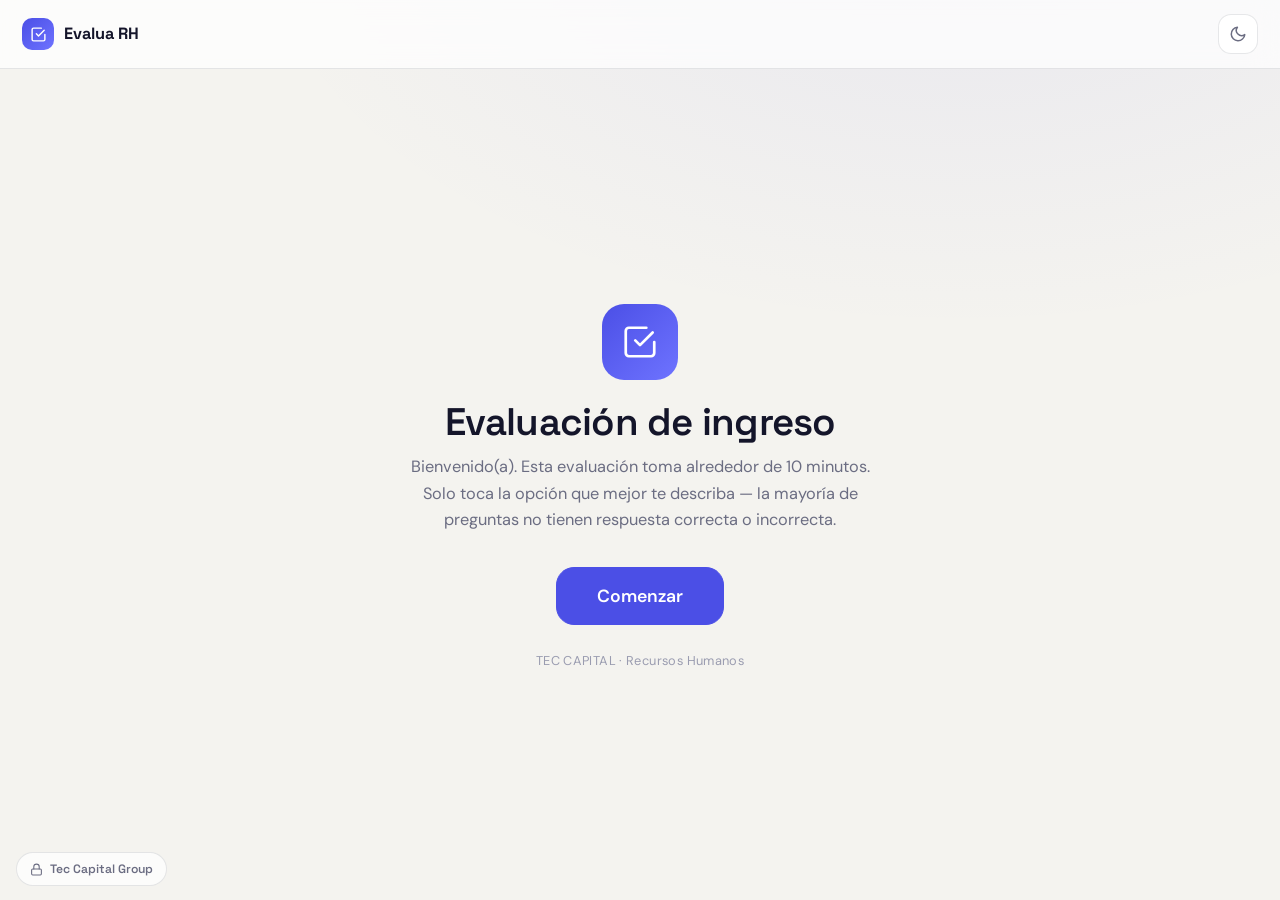
<file: examen-ingreso (3).html>
<!DOCTYPE html>
<html lang="es">
<head>
  <meta charset="UTF-8" />
  <meta name="viewport" content="width=device-width, initial-scale=1.0, maximum-scale=1.0" />
  <title>Evaluación de ingreso · TEC CAPITAL</title>
  <link rel="preconnect" href="https://fonts.googleapis.com" />
  <link rel="preconnect" href="https://fonts.gstatic.com" crossorigin />
  <link href="https://fonts.googleapis.com/css2?family=Space+Grotesk:wght@500;600;700&family=DM+Sans:opsz,wght@9..40,400;9..40,500;9..40,600;9..40,700&display=swap" rel="stylesheet" />
  <style>
/* =====================================================================
   styles.css — Evaluación de Ingreso (kiosko)
   Minimalismo quirúrgico, un acento, escala kiosko (toques grandes).
   ===================================================================== */
:root {
  --bg: #F4F3EF;
  --bg-grad: radial-gradient(1200px 700px at 75% -10%, rgba(75,79,230,.07), transparent 60%);
  --surface: #FFFFFF;
  --surface-2: #FAF9F6;
  --glass: rgba(255,255,255,.72);
  --border: rgba(18,20,40,.10);
  --border-2: rgba(18,20,40,.06);
  --text: #14152A;
  --muted: #6B6D82;
  --faint: #9A9CB0;
  --accent: #4B4FE6;
  --accent-2: #6E73FF;
  --accent-soft: rgba(75,79,230,.10);
  --good: #1F9D6B;
  --warn: #C8841A;
  --bad: #D64550;
  --glow: none;
  --ring: 0 0 0 3px rgba(75,79,230,.18);
  --shadow: 0 1px 2px rgba(18,20,40,.04), 0 10px 30px rgba(18,20,40,.07);
  --shadow-lg: 0 30px 70px rgba(18,20,40,.18);
  --r-sm: 9px; --r-md: 13px; --r-lg: 18px; --r-xl: 28px;
  --font-display: "Space Grotesk", system-ui, sans-serif;
  --font-body: "DM Sans", system-ui, sans-serif;
}
[data-theme="dark"] {
  --bg: #080B16;
  --bg-grad: radial-gradient(1100px 620px at 80% -12%, rgba(110,115,255,.18), transparent 62%);
  --surface: #0F1424;
  --surface-2: #131A2E;
  --glass: rgba(16,22,42,.62);
  --border: rgba(120,140,255,.15);
  --border-2: rgba(120,140,255,.08);
  --text: #EAECF7;
  --muted: #8B90B2;
  --faint: #5C6184;
  --accent: #6E73FF;
  --accent-2: #8C90FF;
  --accent-soft: rgba(110,115,255,.16);
  --good: #34D399;
  --warn: #FBBF49;
  --bad: #FB7185;
  --glow: 0 0 30px rgba(110,115,255,.40);
  --ring: 0 0 0 3px rgba(110,115,255,.28);
  --shadow: 0 1px 2px rgba(0,0,0,.4), 0 12px 34px rgba(0,0,0,.45);
  --shadow-lg: 0 34px 80px rgba(0,0,0,.6);
}

* { margin: 0; padding: 0; box-sizing: border-box; }
html, body { height: 100%; }
body {
  font-family: var(--font-body); color: var(--text);
  background: var(--bg); background-image: var(--bg-grad); background-attachment: fixed;
  -webkit-font-smoothing: antialiased; line-height: 1.5;
}
h1, h2, h3 { font-family: var(--font-display); font-weight: 600; letter-spacing: -.02em; }
button { font-family: inherit; cursor: pointer; }
* { scrollbar-width: thin; scrollbar-color: var(--border) transparent; }
*::-webkit-scrollbar { width: 8px; height: 8px; }
*::-webkit-scrollbar-thumb { background: var(--border); border-radius: 99px; }

/* ---------- Layout kiosko ---------- */
.kiosk { min-height: 100vh; display: flex; flex-direction: column; }
.topbar {
  display: flex; align-items: center; justify-content: space-between; gap: 14px;
  padding: 14px 22px; background: var(--glass); backdrop-filter: blur(14px); -webkit-backdrop-filter: blur(14px);
  border-bottom: 1px solid var(--border);
}
.brand { display: flex; align-items: center; gap: 10px; font-family: var(--font-display); font-weight: 700; font-size: 1.02rem; }
.brand .mark { width: 32px; height: 32px; border-radius: 10px; display: grid; place-items: center; background: linear-gradient(135deg, var(--accent), var(--accent-2)); color: #fff; box-shadow: var(--glow); }
.brand .mark svg { width: 17px; height: 17px; }
.icon-btn { width: 40px; height: 40px; display: grid; place-items: center; border-radius: var(--r-md); border: 1px solid var(--border); background: var(--surface); color: var(--muted); transition: all .16s; }
.icon-btn:hover { color: var(--text); border-color: var(--accent); }
.icon-btn svg { width: 18px; height: 18px; }

.kprogress { display: flex; align-items: center; gap: 12px; padding: 12px 22px 0; max-width: 680px; margin: 0 auto; width: 100%; visibility: hidden; }
.kbar { flex: 1; height: 7px; background: var(--surface-2); border: 1px solid var(--border-2); border-radius: 99px; overflow: hidden; }
.kbar__fill { height: 100%; width: 0; border-radius: 99px; background: linear-gradient(90deg, var(--accent), var(--accent-2)); transition: width .4s ease; }
#kstep { font-size: .76rem; font-weight: 600; color: var(--muted); white-space: nowrap; }

#stage { flex: 1; display: flex; }
.screen { width: 100%; max-width: 680px; margin: 0 auto; padding: 26px 22px 40px; display: flex; flex-direction: column; animation: subir .34s ease; }
.screen--center { justify-content: center; align-items: center; text-align: center; }
@keyframes subir { from { opacity: 0; transform: translateY(16px); } to { opacity: 1; transform: none; } }

/* ---------- Botones ---------- */
.btn { display: inline-flex; align-items: center; justify-content: center; gap: 8px; padding: 13px 20px; border-radius: var(--r-md); border: 1px solid var(--border); background: var(--surface); color: var(--text); font-size: .95rem; font-weight: 600; transition: transform .15s ease, box-shadow .15s ease, border-color .15s; }
.btn:hover { border-color: var(--accent); transform: translateY(-2px); }
.btn:active { transform: translateY(0); }
.btn--primary { background: var(--accent); border-color: var(--accent); color: #fff; box-shadow: var(--glow); }
.btn--primary:hover { background: var(--accent-2); border-color: var(--accent-2); box-shadow: 0 10px 28px rgba(75,79,230,.28); }
.btn--ghost { background: transparent; }
.btn--lg { padding: 15px 26px; font-size: 1rem; }
.btn--xl { padding: 17px 40px; font-size: 1.1rem; border-radius: var(--r-lg); margin-top: 8px; }

/* ---------- Bienvenida / pantallas centradas ---------- */
.welcome { max-width: 460px; display: flex; flex-direction: column; align-items: center; }
.welcome__mark { width: 76px; height: 76px; border-radius: 22px; display: grid; place-items: center; background: linear-gradient(135deg, var(--accent), var(--accent-2)); color: #fff; box-shadow: var(--glow); margin-bottom: 22px; }
.welcome__mark--soft { background: var(--accent-soft); color: var(--accent); box-shadow: none; }
.welcome__mark svg { width: 38px; height: 38px; }
.welcome__title { font-size: clamp(1.7rem, 5vw, 2.4rem); line-height: 1.05; margin-bottom: 12px; }
.welcome__sub { color: var(--muted); font-size: 1.02rem; line-height: 1.6; margin-bottom: 26px; }
.welcome__foot { margin-top: 26px; font-size: .8rem; color: var(--faint); letter-spacing: .03em; }
.tips { list-style: none; text-align: left; margin-bottom: 26px; display: flex; flex-direction: column; gap: 12px; }
.tips li { position: relative; padding-left: 30px; color: var(--muted); font-size: .96rem; }
.tips li::before { content: ""; position: absolute; left: 0; top: 6px; width: 18px; height: 18px; border-radius: 50%; background: var(--accent-soft); }
.tips li::after { content: ""; position: absolute; left: 6px; top: 10px; width: 6px; height: 6px; border-radius: 50%; background: var(--accent); }

/* ---------- Captura de datos ---------- */
.k-head { margin-bottom: 20px; }
.k-head h2 { font-size: 1.5rem; margin-bottom: 4px; }
.k-head p { color: var(--muted); font-size: .92rem; }
.form { display: flex; flex-direction: column; gap: 16px; }
.form-grid { display: grid; grid-template-columns: 1fr 1fr; gap: 14px; }
@media (max-width: 520px) { .form-grid { grid-template-columns: 1fr; } }
.field { display: flex; flex-direction: column; gap: 7px; }
.field__label { font-size: .82rem; font-weight: 600; color: var(--muted); }
.input { width: 100%; padding: 14px 15px; border-radius: var(--r-md); border: 1px solid var(--border); background: var(--surface); color: var(--text); font-family: inherit; font-size: 1rem; transition: border-color .16s, box-shadow .16s; }
.input:focus { outline: none; border-color: var(--accent); box-shadow: var(--ring); }
.input::placeholder { color: var(--faint); }
.form-error { color: var(--bad); font-size: .85rem; min-height: 1em; }
.choices { display: flex; flex-wrap: wrap; gap: 9px; }
.choice { padding: 11px 16px; border-radius: 99px; border: 1px solid var(--border); background: var(--surface); color: var(--text); font-size: .92rem; font-weight: 500; transition: all .15s; }
.choice:hover { border-color: var(--accent); }
.choice.is-sel { background: var(--accent); border-color: var(--accent); color: #fff; box-shadow: var(--glow); }

.k-actions { display: flex; align-items: center; justify-content: space-between; gap: 14px; margin-top: 26px; }
.q-hint { font-size: .82rem; color: var(--faint); }

/* ---------- Pregunta ---------- */
.q-tag { display: inline-block; align-self: flex-start; padding: 5px 13px; border-radius: 99px; font-size: .76rem; font-weight: 600; background: var(--accent-soft); color: var(--accent); margin-bottom: 18px; }
.q-text { font-family: var(--font-display); font-size: clamp(1.35rem, 4vw, 1.85rem); line-height: 1.25; font-weight: 600; margin-bottom: 28px; }
.optgrid { display: flex; flex-direction: column; gap: 12px; }
.opt { display: flex; align-items: center; gap: 15px; text-align: left; padding: 18px 20px; border-radius: var(--r-lg); border: 1.5px solid var(--border); background: var(--surface); color: var(--text); font-size: 1.05rem; font-weight: 500; box-shadow: var(--shadow); transition: transform .14s ease, border-color .14s, background .14s; }
.opt:hover { border-color: var(--accent); transform: translateY(-2px); }
.opt:active { transform: translateY(0); }
.opt__dot { width: 22px; height: 22px; flex: none; border-radius: 50%; border: 2px solid var(--faint); transition: all .14s; position: relative; }
.opt.is-sel { border-color: var(--accent); background: var(--accent-soft); }
.opt.is-sel .opt__dot { border-color: var(--accent); background: var(--accent); box-shadow: inset 0 0 0 4px var(--surface); }
.opt__t { flex: 1; }

/* ---------- Reacción ---------- */
.rx-wrap { display: flex; flex-direction: column; align-items: center; gap: 22px; }
.rx-prog { font-size: .82rem; font-weight: 600; color: var(--muted); }
.rx-target { width: min(72vw, 260px); height: min(72vw, 260px); border-radius: 50%; border: none; font-family: var(--font-display); font-size: 1.5rem; font-weight: 700; color: #fff; transition: transform .1s, background .12s; user-select: none; }
.rx-target:active { transform: scale(.97); }
.rx-state-wait { background: #6B6D82; color: #fff; }
.rx-state-go { background: var(--good); box-shadow: 0 0 0 10px color-mix(in srgb, var(--good) 22%, transparent), 0 0 50px color-mix(in srgb, var(--good) 55%, transparent); }
.rx-state-early { background: var(--bad); }
.rx-state-done { background: var(--accent); }
.rx-hint { font-size: .95rem; color: var(--muted); min-height: 1.2em; }

/* ---------- Fin (popup) ---------- */
.welcome--done .done-check { width: 84px; height: 84px; border-radius: 50%; display: grid; place-items: center; background: color-mix(in srgb, var(--good) 14%, transparent); color: var(--good); margin-bottom: 22px; animation: pop .4s ease; }
.welcome--done .done-check svg { width: 42px; height: 42px; }
@keyframes pop { 0% { transform: scale(.6); opacity: 0; } 60% { transform: scale(1.08); } 100% { transform: scale(1); opacity: 1; } }

.modal-overlay { position: fixed; inset: 0; z-index: 100; display: grid; place-items: center; padding: 22px; background: rgba(8,11,22,.55); backdrop-filter: blur(5px); -webkit-backdrop-filter: blur(5px); opacity: 0; transition: opacity .22s; }
.modal-overlay.is-on { opacity: 1; }
.modal { width: 100%; max-width: 420px; text-align: center; background: var(--surface); border: 1px solid var(--border); border-radius: var(--r-xl); box-shadow: var(--shadow-lg); padding: 34px 30px; transform: translateY(14px) scale(.97); transition: transform .22s; }
.modal-overlay.is-on .modal { transform: translateY(0) scale(1); }
.modal__icon { width: 60px; height: 60px; margin: 0 auto 18px; border-radius: 50%; display: grid; place-items: center; background: color-mix(in srgb, var(--good) 14%, transparent); color: var(--good); }
.modal__icon svg { width: 30px; height: 30px; }
.modal h3 { font-size: 1.3rem; margin-bottom: 10px; }
.modal p { color: var(--muted); font-size: .96rem; line-height: 1.6; margin-bottom: 24px; }

/* ---------- Date picker ---------- */
.datepick { position: relative; }
.datepick__btn { width: 100%; display: flex; align-items: center; gap: 10px; padding: 14px 15px; border-radius: var(--r-md); border: 1px solid var(--border); background: var(--surface); color: var(--text); font-size: 1rem; transition: border-color .16s, box-shadow .16s; }
.datepick__btn svg { width: 17px; height: 17px; color: var(--muted); }
.datepick.is-open .datepick__btn { border-color: var(--accent); box-shadow: var(--ring); }
.datepick__pop { position: absolute; top: calc(100% + 6px); left: 0; z-index: 45; width: 280px; background: var(--glass); backdrop-filter: blur(16px); -webkit-backdrop-filter: blur(16px); border: 1px solid var(--border); border-radius: var(--r-lg); box-shadow: var(--shadow-lg); padding: 12px; opacity: 0; transform: translateY(-6px); pointer-events: none; transition: all .16s; }
.datepick.is-open .datepick__pop { opacity: 1; transform: translateY(0); pointer-events: auto; }
.dp-nav { display: flex; align-items: center; justify-content: space-between; gap: 4px; margin-bottom: 8px; }
.dp-month { font-family: var(--font-display); font-weight: 600; font-size: .88rem; flex: 1; text-align: center; }
.dp-arrow { width: 30px; height: 30px; display: grid; place-items: center; border-radius: var(--r-sm); border: 1px solid var(--border); background: var(--surface); color: var(--muted); }
.dp-arrow:hover { color: var(--accent); border-color: var(--accent); }
.dp-arrow svg { width: 14px; height: 14px; }
.dp-dows { display: grid; grid-template-columns: repeat(7, 1fr); gap: 2px; margin-bottom: 4px; }
.dp-dows span { text-align: center; font-size: .68rem; font-weight: 600; color: var(--faint); padding: 3px 0; }
.dp-grid { display: grid; grid-template-columns: repeat(7, 1fr); gap: 2px; }
.dp-cell { aspect-ratio: 1; display: grid; place-items: center; border-radius: var(--r-sm); border: none; background: transparent; color: var(--text); font-size: .82rem; transition: background .12s; }
.dp-cell:not(.dp-empty):hover { background: var(--accent-soft); }
.dp-cell.is-sel { background: var(--accent); color: #fff; font-weight: 600; }
.dp-empty { pointer-events: none; }

/* ---------- Porqué de la respuesta ---------- */
.porque { margin-top: 22px; animation: subir .25s ease; }
.porque__label { display: block; font-size: .95rem; font-weight: 600; color: var(--text); margin-bottom: 9px; }
.porque__ta { resize: vertical; min-height: 90px; line-height: 1.5; }

/* ---------- Preguntas abiertas (entrevista) ---------- */
.q-tag--open { background: color-mix(in srgb, var(--good) 14%, transparent); color: var(--good); }
.abierta-ta { resize: vertical; min-height: 150px; line-height: 1.55; }
.abierta-hint { font-size: .85rem; color: var(--muted); margin-top: 10px; }

/* ---------- Opción "Otro" (especifica) ---------- */
.otro { margin-top: 18px; animation: subir .25s ease; }

/* ---------- Acceso discreto de RH ---------- */
.rh-access { position: fixed; left: 16px; bottom: 14px; z-index: 60; display: inline-flex; align-items: center; gap: 7px; padding: 8px 13px; border-radius: 99px; border: 1px solid var(--border); background: var(--glass); backdrop-filter: blur(10px); -webkit-backdrop-filter: blur(10px); color: var(--muted); font-family: var(--font-display); font-weight: 600; font-size: .76rem; transition: all .16s; }
.rh-access:hover { color: var(--text); border-color: var(--accent); transform: translateY(-1px); }
.rh-access svg { width: 13px; height: 13px; }
.modal--pw { max-width: 380px; }
.modal--pw .input { margin-bottom: 0; }
.pw-error { color: var(--bad); font-size: .82rem; min-height: 18px; margin: 8px 2px 14px; text-align: left; }
.pw-actions { display: flex; gap: 10px; }
.pw-actions .btn { flex: 1; }

/* ---------- Encabezado de sección en formularios ---------- */
.form-section { font-family: var(--font-display); font-size: .74rem; font-weight: 600; text-transform: uppercase; letter-spacing: .06em; color: var(--faint); margin-top: 8px; padding-bottom: 6px; border-bottom: 1px solid var(--border-2); }
.form > .form-section:first-child { margin-top: 0; }

</style>
</head>
<body>
  <div class="kiosk">
    <header class="topbar">
      <div class="brand"><span class="mark"><svg viewBox="0 0 24 24" fill="none" stroke="currentColor" stroke-width="2" stroke-linecap="round" stroke-linejoin="round"><path d="M9 11l3 3 8-8"/><path d="M21 12v7a2 2 0 0 1-2 2H5a2 2 0 0 1-2-2V5a2 2 0 0 1 2-2h11"/></svg></span> Evalua RH</div>
      <button class="icon-btn" id="themeBtn" aria-label="Tema">
        <svg id="iconMoon" viewBox="0 0 24 24" fill="none" stroke="currentColor" stroke-width="2" stroke-linecap="round" stroke-linejoin="round"><path d="M21 12.79A9 9 0 1 1 11.21 3 7 7 0 0 0 21 12.79z"/></svg>
        <svg id="iconSun" style="display:none" viewBox="0 0 24 24" fill="none" stroke="currentColor" stroke-width="2" stroke-linecap="round" stroke-linejoin="round"><circle cx="12" cy="12" r="4"/><path d="M12 2v2M12 20v2M4.93 4.93l1.41 1.41M17.66 17.66l1.41 1.41M2 12h2M20 12h2M6.34 17.66l-1.41 1.41M19.07 4.93l-1.41 1.41"/></svg>
      </button>
    </header>
    <div class="kprogress" id="kprogress"><div class="kbar"><div class="kbar__fill" id="kbarFill"></div></div><span id="kstep"></span></div>
    <main id="stage"></main>
  </div>
  <button class="rh-access" id="rhAccess" aria-label="Acceso de Recursos Humanos">
    <svg viewBox="0 0 24 24" fill="none" stroke="currentColor" stroke-width="2" stroke-linecap="round" stroke-linejoin="round"><rect x="3" y="11" width="18" height="11" rx="2"/><path d="M7 11V7a5 5 0 0 1 10 0v4"/></svg>
    Tec Capital Group
  </button>

  <script>
/* =====================================================================
   firebase-config.js — Evaluación de Ingreso
   ---------------------------------------------------------------------
   El kiosko del aspirante y el panel privado de RH comparten el MISMO
   proyecto de Firebase. El aspirante (sin login) solo crea su registro
   en la colección "aspirantes"; RH (con login) lo lee y califica.
   ===================================================================== */
const firebaseConfig = {
  apiKey: "TODO",
  authDomain: "TODO.firebaseapp.com",
  projectId: "TODO",
  storageBucket: "TODO.appspot.com",
  messagingSenderId: "TODO",
  appId: "TODO",
};
/* Reglas sugeridas:
   - aspirantes: create público (el kiosko escribe), read/update solo RH autenticado.
   - El texto del popup final vive en config/evaluacion (editable por RH). */

/* =====================================================================
   data.js — Evaluación de Ingreso (kiosko del aspirante)
   ---------------------------------------------------------------------
   Banco de preguntas con metadata de calificación. Cada opción lleva un
   valor de favorabilidad (v: 0 a 3, más alto = mejor). El panel de RH
   usará esta misma metadata para calificar y comparar fortalezas/áreas
   débiles por dimensión. En producción se guarda en Firestore.
   ===================================================================== */

/* Texto del popup final — EDITABLE por RH desde su panel */
const CONFIG = {
  titulo: "Evaluación de ingreso",
  empresa: "TEC CAPITAL",
  mensajeFinTitulo: "¡Listo! Concluiste tu evaluación",
  mensajeFinCuerpo: "Gracias por tu tiempo. El área de Recursos Humanos revisará tus respuestas y te contactará en un plazo de 2 a 3 días hábiles.",
};

/* Contraseña de acceso al panel de RH — CÁMBIALA aquí.
   Nota: es una protección ligera (visible en el código). La seguridad real
   vendrá con Firebase Auth; esto solo evita que un aspirante entre por error. */
const RH_PASS = "teccapital2026";

/* Catálogos para la captura de datos (estilo botón, mínimo tecleo) */
const PUESTOS = ["Atención a cliente", "Cajero(a)", "Ventas", "Almacén", "Administrativo", "Cocina / Producción"];
const ESCOLARIDAD = ["Secundaria", "Preparatoria", "Técnico", "Licenciatura", "Posgrado"];
const GENEROS = ["Masculino", "Femenino", "Otro"];

/* Dimensiones evaluadas (en el orden del examen) */
const DIMENSIONES = {
  perfil: "Sobre ti",
  personalidad: "Personalidad laboral",
  social: "Habilidades sociales",
  intelecto: "Intelecto y razonamiento",
  juicio: "Juicio situacional",
  servicio: "Orientación al servicio",
  estres: "Tolerancia al estrés",
  psicosocial: "Bienestar psicosocial",
  honestidad: "Honestidad e integridad",
  logistica: "Disponibilidad",
  atencion: "Atención y reacción",
};

/* Opciones Likert reutilizables (favorabilidad ya codificada) */
const L = [
  { t: "Totalmente de acuerdo", v: 3 },
  { t: "De acuerdo", v: 2 },
  { t: "En desacuerdo", v: 1 },
  { t: "Totalmente en desacuerdo", v: 0 },
];

/* Banco de preguntas EN ORDEN (la dimensión "atencion" se mide con una tarea aparte).
   Las marcadas con info:true son solo de perfil: se capturan (opción + porqué) pero NO califican. */
const PREGUNTAS = [
  // 1) Sobre ti — calentamiento
  { id: "pf0", dim: "perfil", info: true, sinPorque: true, texto: "¿Cómo te enteraste de esta vacante?", opciones: [
    { t: "Bolsa de trabajo o internet", v: 2 }, { t: "Redes sociales", v: 2 }, { t: "Me la recomendaron", v: 2 }, { t: "Pasé por el lugar", v: 2 }, { t: "Ya conocía la empresa", v: 2 }, { t: "Otro medio", v: 2, otro: true },
  ]},
  { id: "pf1", dim: "perfil", info: true, texto: "¿Qué tipo de actividades disfrutas más?", opciones: [
    { t: "Trabajar en equipo", v: 2 }, { t: "Resolver problemas", v: 2 }, { t: "Atender y ayudar a personas", v: 2 }, { t: "Tareas prácticas o manuales", v: 2 }, { t: "Organizar y planear", v: 2 }, { t: "Otra", v: 2, otro: true },
  ]},
  { id: "pf2", dim: "perfil", info: true, texto: "¿Qué te apasiona o disfrutas fuera del trabajo?", opciones: [
    { t: "El deporte", v: 2 }, { t: "La familia", v: 2 }, { t: "Aprender cosas nuevas", v: 2 }, { t: "El arte o la música", v: 2 }, { t: "Los negocios", v: 2 }, { t: "Otra cosa", v: 2, otro: true },
  ]},
  { id: "pf3", dim: "perfil", texto: "¿Qué es lo más importante para ti en un trabajo?", opciones: [
    { t: "Crecer y aprender", v: 3 }, { t: "Un buen ambiente y equipo", v: 3 }, { t: "Estabilidad y seguridad", v: 2 }, { t: "Principalmente el sueldo", v: 1 },
  ]},
  { id: "pf4", dim: "perfil", texto: "¿Por qué te interesa este puesto?", opciones: [
    { t: "Quiero desarrollarme aquí", v: 3 }, { t: "Me gusta este giro o trabajo", v: 3 }, { t: "Necesito ingresos ahora", v: 2 }, { t: "Me queda cerca de casa", v: 1 },
  ]},
  { id: "pf5", dim: "perfil", texto: "¿Cómo te describirías?", opciones: [
    { t: "Siempre busco mejorar", v: 3 }, { t: "Cumplo bien con lo que me piden", v: 2 }, { t: "Hago lo necesario para salir del paso", v: 1 },
  ]},
  { id: "pf6", dim: "perfil", info: true, porqueLabel: "Cuéntanos un ejemplo de cómo la usas.", texto: "¿Cuál dirías que es tu mayor fortaleza?", opciones: [
    { t: "Responsabilidad", v: 2 }, { t: "Trabajo en equipo", v: 2 }, { t: "Aprendo rápido", v: 2 }, { t: "Trato con la gente", v: 2 }, { t: "Organización", v: 2 }, { t: "Resolver problemas", v: 2 }, { t: "Otra", v: 2, otro: true },
  ]},
  { id: "pf7", dim: "perfil", info: true, porqueLabel: "¿Cómo la estás trabajando o mejorando?", texto: "¿Y una debilidad o algo que estés mejorando?", opciones: [
    { t: "Me cuesta delegar", v: 2 }, { t: "Soy impaciente", v: 2 }, { t: "Me distraigo a veces", v: 2 }, { t: "Me cuesta decir que no", v: 2 }, { t: "Hablar en público", v: 2 }, { t: "Soy muy autocrítico(a)", v: 2 }, { t: "Otra", v: 2, otro: true },
  ]},

  // 1.5) Filtro inicial — motivación y preparación (abierta)
  { id: "ab1", dim: "entrevista", tag: "Motivación", tipo: "abierta",
    texto: "¿Qué te llamó la atención de nuestra cultura o modelo de negocio que no encontraras en otras empresas?",
    ayuda: "Sé específico: menciona algo concreto que conozcas de nosotros.",
    fijarte: "El promedio repite la misión de la web. El sobresaliente menciona un proyecto reciente, un valor específico o un reto del sector." },

  // 2) Personalidad laboral
  { id: "per1", dim: "personalidad", texto: "Termino lo que empiezo, aunque se complique.", opciones: L },
  { id: "per2", dim: "personalidad", texto: "Me gusta aprender cosas nuevas de forma constante.", opciones: L },
  { id: "per3", dim: "personalidad", texto: "Soy puntual y cumplo con los horarios que me asignan.", opciones: L },

  // 2.5) Habilidades sociales
  { id: "soc1", dim: "social", texto: "Me gusta convivir y socializar con mis compañeros de trabajo.", opciones: L },
  { id: "soc2", dim: "social", texto: "Se me facilita relacionarme y hacer equipo con gente nueva.", opciones: L },

  // 3) Intelecto y razonamiento (tienen respuesta correcta)
  { id: "int1", dim: "intelecto", texto: "¿Qué número sigue en la serie?  2, 4, 8, 16, ___", opciones: [
    { t: "32", v: 3, correcta: true }, { t: "24", v: 0 }, { t: "20", v: 0 }, { t: "30", v: 0 },
  ]},
  { id: "int2", dim: "intelecto", texto: "Si 3 cajas iguales pesan 12 kg, ¿cuánto pesan 5 cajas?", opciones: [
    { t: "20 kg", v: 3, correcta: true }, { t: "15 kg", v: 0 }, { t: "24 kg", v: 0 }, { t: "18 kg", v: 0 },
  ]},
  { id: "int3", dim: "intelecto", texto: "“Todos los lunes hay junta. Hoy es lunes.” Entonces…", opciones: [
    { t: "Hoy hay junta", v: 3, correcta: true }, { t: "Hoy no hay junta", v: 0 }, { t: "No se puede saber", v: 0 }, { t: "La junta es mañana", v: 0 },
  ]},

  // 4) Juicio situacional
  { id: "jui1", dim: "juicio", texto: "Un cliente te reclama molesto por algo que no fue tu culpa. ¿Qué haces?", opciones: [
    { t: "Lo escucho, me disculpo por la molestia y busco una solución", v: 3 },
    { t: "Pido apoyo a mi supervisor para resolverlo bien", v: 2 },
    { t: "Le explico que no fue mi culpa", v: 1 },
    { t: "Le pido que espere y sigo con lo mío", v: 0 },
  ]},
  { id: "jui2", dim: "juicio", texto: "Tienes mucho trabajo y llega una tarea urgente. ¿Qué haces?", opciones: [
    { t: "Priorizo lo urgente y reorganizo lo demás", v: 3 },
    { t: "Pido apoyo para no atrasarme", v: 2 },
    { t: "Sigo mi orden y dejo la urgente al final", v: 1 },
    { t: "Me bloqueo y no sé por dónde empezar", v: 0 },
  ]},
  { id: "jui3", dim: "juicio", texto: "Cometiste un error que afecta a tu equipo. ¿Qué haces?", opciones: [
    { t: "Lo informo de inmediato y propongo cómo corregirlo", v: 3 },
    { t: "Trato de corregirlo yo solo antes de que se note", v: 2 },
    { t: "Espero a ver si alguien lo nota", v: 1 },
    { t: "No digo nada", v: 0 },
  ]},

  // 5) Orientación al servicio
  { id: "ser1", dim: "servicio", texto: "Atender bien a un cliente difícil es parte de mi trabajo.", opciones: L },
  { id: "ser2", dim: "servicio", texto: "Disfruto un trabajo donde trato con personas todo el día.", opciones: L },

  // 6) Tolerancia al estrés
  { id: "est1", dim: "estres", texto: "Cuando hay mucha carga, mantengo la calma y sigo adelante.", opciones: L },
  { id: "est2", dim: "estres", texto: "La presión me motiva más de lo que me estresa.", opciones: L },

  // 7) Bienestar psicosocial
  { id: "psi1", dim: "psicosocial", texto: "En general me siento con energía y ánimo para trabajar.", opciones: L },
  { id: "psi2", dim: "psicosocial", texto: "Puedo separar los problemas personales del trabajo.", opciones: L },

  // 8) Honestidad e integridad
  { id: "hon1", dim: "honestidad", texto: "Quedarse con dinero de la caja si nadie lo nota está...", opciones: [
    { t: "Nunca justificado", v: 3 }, { t: "Casi nunca justificado", v: 2 }, { t: "A veces justificado", v: 1 }, { t: "Bien si es poco", v: 0 },
  ]},
  { id: "hon2", dim: "honestidad", texto: "Si te dan cambio de más en una compra, ¿qué haces?", opciones: [
    { t: "Lo regreso siempre", v: 3 }, { t: "Depende del monto", v: 1 }, { t: "Me lo quedo", v: 0 },
  ]},
  { id: "hon3", dim: "honestidad", texto: "Reportar una falta propia, aunque me perjudique, es lo correcto.", opciones: L },

  // 9) Disponibilidad / logística (cierre)
  { id: "log1", dim: "logistica", texto: "¿Qué turnos puedes cubrir?", opciones: [
    { t: "Cualquier turno", v: 3 }, { t: "Matutino y vespertino", v: 2 }, { t: "Solo matutino", v: 1 }, { t: "Solo fines de semana", v: 1 },
  ]},
  { id: "log2", dim: "logistica", texto: "¿Cómo te trasladarías al trabajo?", opciones: [
    { t: "Transporte propio", v: 3 }, { t: "Transporte público", v: 2 }, { t: "Aún no lo sé", v: 1 },
  ]},
  { id: "log3", dim: "logistica", texto: "¿Cuándo podrías iniciar?", opciones: [
    { t: "De inmediato", v: 3 }, { t: "En una semana", v: 2 }, { t: "En un mes", v: 1 }, { t: "Aún no sé", v: 0 },
  ]},

  // 10) Entrevista a profundidad (abiertas — las evalúa RH)
  { id: "ab2", dim: "entrevista", tag: "Tu experiencia (STAR)", tipo: "abierta",
    texto: "Cuéntame sobre la decisión más difícil que tomaste en tu empleo anterior. ¿Qué alternativas tenías y cuál fue el resultado?",
    ayuda: "Cuenta el caso concreto: la situación, las opciones que tenías, qué hiciste y el resultado.",
    fijarte: "Busca estructura STAR (Situación, Tarea, Acción, Resultado). Si responde con generalidades, repregunta por el caso específico; sin un ejemplo real, no posee la competencia." },
  { id: "ab3", dim: "entrevista", tag: "Aprendizaje y resiliencia", tipo: "abierta",
    texto: "Háblame de un proyecto o meta que no hayas logrado. ¿Qué factor falló y qué aprendiste de esa experiencia?",
    ayuda: "Enfócate en qué falló, en tu parte y en qué aprendiste.",
    fijarte: "Descarta a quienes se victimizan o usan falsos defectos ('soy perfeccionista'). Busca responsabilidad propia y un aprendizaje aplicado y medible." },
  { id: "ab4", dim: "entrevista", tag: "Trabajo en equipo", tipo: "abierta",
    texto: "Describe al mejor jefe que has tenido: ¿qué hacía para motivarte? Y ahora, describe al jefe con el que más te ha costado trabajar.",
    ayuda: "Describe ambos perfiles y por qué.",
    fijarte: "Compara con el estilo del líder de la vacante. Si su 'jefe ideal' choca con ese estilo (p. ej. micro-gestor vs delegativo), el candidato frustrará el proceso." },
  { id: "ab5", dim: "entrevista", tag: "Tus preguntas", tipo: "abierta",
    texto: "¿Qué preguntas tienes sobre el equipo, el puesto o los retos de la empresa?",
    ayuda: "Escribe las dudas reales que tengas; no solo sueldo o prestaciones.",
    fijarte: "El destacado pregunta por los objetivos de los primeros 90 días, la estructura del equipo o las métricas de éxito; no solo por los beneficios." },
];

/* Umbrales para clasificar cada dimensión (porcentaje 0-1) */
const NIVEL_DIM = [
  { min: 0.75, label: "Fortaleza", cls: "ok" },
  { min: 0.45, label: "Promedio", cls: "warn" },
  { min: 0,    label: "Área de oportunidad", cls: "bad" },
];

/* Dimensiones críticas: si salen bajas, levantan bandera para RH */
const CRITICAS = ["honestidad", "juicio"];

/* Puente para el panel de RH (lee estos valores) */
if (typeof window !== "undefined") { window.__EVAL = { PREGUNTAS, DIMENSIONES, NIVEL_DIM, CRITICAS, CONFIG, RH_PASS }; }

/* =====================================================================
   app.js — Evaluación de Ingreso (flujo del aspirante, tipo kiosko)
   Modo DEMO. Al concluir calcula el resultado por dimensión y lo guarda
   (localStorage + // TODO firebase) para que RH lo vea en su panel.
   ===================================================================== */

const $ = (s, r = document) => r.querySelector(s);
const $$ = (s, r = document) => [...r.querySelectorAll(s)];
const MESES = ["ene", "feb", "mar", "abr", "may", "jun", "jul", "ago", "sep", "oct", "nov", "dic"];
const fechaLarga = iso => { if (!iso) return ""; const [y, m, d] = iso.split("-").map(Number); return `${d} ${MESES[m - 1]} ${y}`; };
const esEmail = v => /^[^\s@]+@[^\s@]+\.[^\s@]+$/.test(v);
const soloDigitos = v => v.replace(/\D/g, "");

/* ---------- Date picker (nacimiento) ---------- */
const DIAS = ["L", "M", "M", "J", "V", "S", "D"];
const MESES_LARGO = ["Enero", "Febrero", "Marzo", "Abril", "Mayo", "Junio", "Julio", "Agosto", "Septiembre", "Octubre", "Noviembre", "Diciembre"];
function datepickHTML(name, value, openDef) {
  return `<div class="datepick" data-name="${name}" data-value="${value || ""}" data-open="${openDef || ""}">
    <button type="button" class="datepick__btn"><svg viewBox="0 0 24 24" fill="none" stroke="currentColor" stroke-width="2" stroke-linecap="round" stroke-linejoin="round"><rect x="3" y="4" width="18" height="18" rx="2"/><path d="M16 2v4M8 2v4M3 10h18"/></svg>
      <span class="datepick__val">${value ? fechaLarga(value) : "Seleccionar"}</span></button>
    <div class="datepick__pop"></div></div>`;
}
function renderCalendar(dp, vy, vm) {
  const startDow = (new Date(vy, vm, 1).getDay() + 6) % 7;
  const dim = new Date(vy, vm + 1, 0).getDate();
  const sel = dp.dataset.value;
  let cells = "";
  for (let i = 0; i < startDow; i++) cells += `<span class="dp-cell dp-empty"></span>`;
  for (let d = 1; d <= dim; d++) {
    const iso = `${vy}-${String(vm + 1).padStart(2, "0")}-${String(d).padStart(2, "0")}`;
    cells += `<button type="button" class="dp-cell ${iso === sel ? "is-sel" : ""}" data-iso="${iso}">${d}</button>`;
  }
  const pop = $(".datepick__pop", dp);
  pop.innerHTML = `<div class="dp-nav">
      <button type="button" class="dp-arrow" data-nav="-12" title="Año anterior"><svg viewBox="0 0 24 24" fill="none" stroke="currentColor" stroke-width="2" stroke-linecap="round" stroke-linejoin="round"><path d="m11 17-5-5 5-5M18 17l-5-5 5-5"/></svg></button>
      <button type="button" class="dp-arrow" data-nav="-1"><svg viewBox="0 0 24 24" fill="none" stroke="currentColor" stroke-width="2" stroke-linecap="round" stroke-linejoin="round"><path d="m15 18-6-6 6-6"/></svg></button>
      <span class="dp-month">${MESES_LARGO[vm]} ${vy}</span>
      <button type="button" class="dp-arrow" data-nav="1"><svg viewBox="0 0 24 24" fill="none" stroke="currentColor" stroke-width="2" stroke-linecap="round" stroke-linejoin="round"><path d="m9 18 6-6-6-6"/></svg></button>
      <button type="button" class="dp-arrow" data-nav="12" title="Año siguiente"><svg viewBox="0 0 24 24" fill="none" stroke="currentColor" stroke-width="2" stroke-linecap="round" stroke-linejoin="round"><path d="m13 17 5-5-5-5M6 17l5-5-5-5"/></svg></button>
    </div>
    <div class="dp-dows">${DIAS.map(d => `<span>${d}</span>`).join("")}</div>
    <div class="dp-grid">${cells}</div>`;
  dp._vy = vy; dp._vm = vm;
  $$(".dp-arrow", pop).forEach(a => a.addEventListener("click", e => {
    e.stopPropagation();
    let total = dp._vy * 12 + dp._vm + Number(a.dataset.nav);
    renderCalendar(dp, Math.floor(total / 12), ((total % 12) + 12) % 12);
  }));
  $$(".dp-cell[data-iso]", pop).forEach(c => c.addEventListener("click", () => {
    dp.dataset.value = c.dataset.iso;
    $(".datepick__val", dp).textContent = fechaLarga(c.dataset.iso);
    dp.classList.remove("is-open");
  }));
}
function bindDatepick(root) {
  $$(".datepick", root).forEach(dp => {
    $(".datepick__btn", dp).addEventListener("click", e => {
      e.stopPropagation();
      $$(".datepick").forEach(x => { if (x !== dp) x.classList.remove("is-open"); });
      if (dp.classList.toggle("is-open")) {
        const base = dp.dataset.value || dp.dataset.open || "2000-01";
        const p = base.split("-").map(Number);
        renderCalendar(dp, p[0], (p[1] || 1) - 1);
      }
    });
  });
}

/* ---------- Estado ---------- */
const FASES = ["bienvenida", "datos", "instrucciones", "examen", "reaccion", "fin"];
const state = { fase: "bienvenida", qIdx: 0, datos: {}, respuestas: {}, atencion: null };

/* ---------- Render principal ---------- */
function render() {
  const f = state.fase;
  if (f === "bienvenida") return renderBienvenida();
  if (f === "datos") return renderDatos();
  if (f === "instrucciones") return renderInstrucciones();
  if (f === "examen") return renderPregunta();
  if (f === "reaccion") return renderReaccion();
  if (f === "fin") return renderFin();
}
function setProgreso(pct, txt) {
  const bar = $("#kbarFill"), lab = $("#kstep");
  if (bar) bar.style.width = (pct * 100) + "%";
  if (lab) lab.textContent = txt || "";
  $("#kprogress").style.visibility = pct > 0 && pct < 1 ? "visible" : "hidden";
}

function renderBienvenida() {
  setProgreso(0, "");
  $("#stage").innerHTML = `
    <div class="screen screen--center">
      <div class="welcome">
        <div class="welcome__mark"><svg viewBox="0 0 24 24" fill="none" stroke="currentColor" stroke-width="1.7" stroke-linecap="round" stroke-linejoin="round"><path d="M9 11l3 3 8-8"/><path d="M21 12v7a2 2 0 0 1-2 2H5a2 2 0 0 1-2-2V5a2 2 0 0 1 2-2h11"/></svg></div>
        <h1 class="welcome__title">${CONFIG.titulo}</h1>
        <p class="welcome__sub">Bienvenido(a). Esta evaluación toma alrededor de 10 minutos. Solo toca la opción que mejor te describa — la mayoría de preguntas no tienen respuesta correcta o incorrecta.</p>
        <button class="btn btn--xl btn--primary" id="goStart">Comenzar</button>
        <p class="welcome__foot">${CONFIG.empresa} · Recursos Humanos</p>
      </div>
    </div>`;
  $("#goStart").addEventListener("click", () => { state.fase = "datos"; render(); });
}

function renderDatos() {
  setProgreso(0.05, "Tus datos");
  const d = state.datos;
  const chips = (name, arr, val) => `<div class="choices" data-name="${name}">${arr.map(o => `<button type="button" class="choice ${val === o ? "is-sel" : ""}" data-v="${o}">${o}</button>`).join("")}</div>`;
  $("#stage").innerHTML = `
    <div class="screen">
      <div class="k-head"><h2>Cuéntanos de ti</h2><p>Usaremos estos datos solo para contactarte.</p></div>
      <div class="form">
        <div class="form-section">Datos de contacto</div>
        <div class="field"><label class="field__label">Nombre completo *</label><input class="input" id="fNombre" value="${d.nombre || ""}" placeholder="Tu nombre"></div>
        <div class="form-grid">
          <div class="field"><label class="field__label">Teléfono *</label><input class="input" id="fTel" inputmode="numeric" value="${d.tel || ""}" placeholder="10 dígitos"></div>
          <div class="field"><label class="field__label">Correo *</label><input class="input" id="fMail" type="email" value="${d.correo || ""}" placeholder="tu@correo.com"></div>
        </div>
        <div class="form-grid">
          <div class="field"><label class="field__label">CURP</label><input class="input" id="fCurp" value="${d.curp || ""}" placeholder="Opcional" maxlength="18" style="text-transform:uppercase"></div>
          <div class="field"><label class="field__label">Fecha de nacimiento</label>${datepickHTML("fNac", d.nacimiento, "2000-01")}</div>
        </div>
        <div class="form-section">Perfil</div>
        <div class="field"><label class="field__label">Género</label>${chips("genero", GENEROS, d.genero)}</div>
        <div class="field"><label class="field__label">Escolaridad</label>${chips("escolaridad", ESCOLARIDAD, d.escolaridad)}</div>
        <div class="field"><label class="field__label">Puesto al que aspiras *</label>
          ${chips("puesto", [...PUESTOS, "Otro"], PUESTOS.includes(d.puesto) ? d.puesto : (d.puesto ? "Otro" : ""))}
          <input class="input" id="puestoOtro" placeholder="¿Cuál puesto?" value="${(!PUESTOS.includes(d.puesto) && d.puesto) ? d.puesto : ""}" ${(!PUESTOS.includes(d.puesto) && d.puesto) ? "" : "hidden"} style="margin-top:9px"></div>
        <p class="form-error" id="dErr"></p>
      </div>
      <div class="k-actions">
        <button class="btn btn--ghost" id="dBack">Atrás</button>
        <button class="btn btn--primary btn--lg" id="dNext">Continuar</button>
      </div>
    </div>`;
  bindDatepick($("#stage"));
  $$(".choices").forEach(g => $$(".choice", g).forEach(c => c.addEventListener("click", () => {
    $$(".choice", g).forEach(x => x.classList.toggle("is-sel", x === c));
    if (g.dataset.name === "puesto") { const po = $("#puestoOtro"); if (po) { const esOtro = c.dataset.v === "Otro"; po.hidden = !esOtro; if (esOtro) po.focus(); } }
  })));
  $("#dBack").addEventListener("click", () => { state.fase = "bienvenida"; render(); });
  $("#dNext").addEventListener("click", () => {
    const get = n => { const g = $(`.choices[data-name='${n}'] .choice.is-sel`); return g ? g.dataset.v : ""; };
    const nombre = $("#fNombre").value.trim(), tel = soloDigitos($("#fTel").value), correo = $("#fMail").value.trim();
    let puesto = get("puesto");
    if (!nombre) return err("Escribe tu nombre completo.");
    if (tel.length < 10) return err("El teléfono debe tener 10 dígitos.");
    if (!esEmail(correo)) return err("Escribe un correo válido.");
    if (!puesto) return err("Elige el puesto al que aspiras.");
    if (puesto === "Otro") { const po = $("#puestoOtro").value.trim(); if (!po) return err("Escribe el puesto al que aspiras."); puesto = po; }
    state.datos = {
      nombre, tel, correo, curp: $("#fCurp").value.trim().toUpperCase(),
      nacimiento: $(".datepick[data-name='fNac']").dataset.value || "",
      genero: get("genero"), escolaridad: get("escolaridad"), puesto,
    };
    state.fase = "instrucciones"; render();
  });
  function err(m) { $("#dErr").textContent = m; $("#stage").scrollTop = 0; }
}

function renderInstrucciones() {
  setProgreso(0.1, "Instrucciones");
  $("#stage").innerHTML = `
    <div class="screen screen--center">
      <div class="welcome">
        <div class="welcome__mark welcome__mark--soft"><svg viewBox="0 0 24 24" fill="none" stroke="currentColor" stroke-width="1.7" stroke-linecap="round" stroke-linejoin="round"><circle cx="12" cy="12" r="10"/><path d="M12 16v-4M12 8h.01"/></svg></div>
        <h1 class="welcome__title">Antes de empezar</h1>
        <ul class="tips">
          <li>Responde con sinceridad: buscamos el puesto que mejor va contigo.</li>
          <li>Una pregunta por pantalla. Solo toca tu respuesta.</li>
          <li>Al final hay una prueba rápida de atención y reacción.</li>
          <li>No puedes pausar; toma unos 10 minutos.</li>
        </ul>
        <button class="btn btn--xl btn--primary" id="goExam">Comenzar evaluación</button>
      </div>
    </div>`;
  $("#goExam").addEventListener("click", () => { state.fase = "examen"; state.qIdx = 0; render(); });
}

function renderPregunta() {
  const total = PREGUNTAS.length;
  const q = PREGUNTAS[state.qIdx];
  const tag = q.tag || DIMENSIONES[q.dim] || "";
  setProgreso((state.qIdx + 1) / (total + 1), `Pregunta ${state.qIdx + 1} de ${total}`);
  const prev = state.respuestas[q.id];
  if (q.tipo === "abierta") return renderAbierta(q, tag, prev);
  $("#stage").innerHTML = `
    <div class="screen">
      <div class="q-tag">${tag}</div>
      <div class="q-text">${q.texto}</div>
      <div class="optgrid">
        ${q.opciones.map((o, i) => `<button type="button" class="opt ${prev && prev.optIdx === i ? "is-sel" : ""}" data-i="${i}" data-otro="${o.otro ? 1 : 0}">
          <span class="opt__dot"></span><span class="opt__t">${o.t}</span></button>`).join("")}
      </div>
      <div class="otro" id="otroBox" ${prev && prev.otro ? "" : "hidden"}>
        <label class="porque__label" for="otroTA">Especifica tu respuesta</label>
        <input class="input" id="otroTA" placeholder="Escribe aquí…" value="${prev && prev.otroTexto ? prev.otroTexto.replace(/"/g, "&quot;") : ""}">
      </div>
      ${q.sinPorque ? "" : `<div class="porque" id="porqueBox" ${prev ? "" : "hidden"}>
        <label class="porque__label" for="porqueTA">${q.porqueLabel || "¿Por qué elegiste esa respuesta?"}</label>
        <textarea class="input porque__ta" id="porqueTA" rows="3" placeholder="Cuéntanos en pocas palabras (opcional).">${prev && prev.porque ? prev.porque : ""}</textarea>
      </div>`}
      <p class="form-error" id="qErr"></p>
      <div class="k-actions">
        <button class="btn btn--ghost" id="qBack">${state.qIdx === 0 ? "Atrás" : "Anterior"}</button>
        <button class="btn btn--primary btn--lg" id="qNext" ${prev ? "" : "hidden"}>Continuar</button>
        <span class="q-hint" id="qHint" ${prev ? "hidden" : ""}>Toca una opción para responder</span>
      </div>
    </div>`;
  const seleccionar = b => {
    $$("#stage .opt").forEach(x => x.classList.toggle("is-sel", x === b));
    $("#qNext").hidden = false; $("#qHint").hidden = true; $("#qErr").textContent = "";
    const esOtro = b.dataset.otro === "1";
    const ob = $("#otroBox"); if (ob) { ob.hidden = !esOtro; if (esOtro) { const t = $("#otroTA"); if (t) t.focus(); } }
    const pb = $("#porqueBox"); if (pb) pb.hidden = false;
  };
  $$("#stage .opt").forEach(b => b.addEventListener("click", () => seleccionar(b)));
  $("#qNext").addEventListener("click", () => {
    const sel = $("#stage .opt.is-sel"); if (!sel) return;
    const i = Number(sel.dataset.i); const opt = q.opciones[i];
    let otroTexto = "";
    if (opt.otro) {
      otroTexto = ($("#otroTA").value || "").trim();
      if (!otroTexto) { $("#qErr").textContent = "Escribe tu respuesta en 'Otro'."; return; }
    }
    state.respuestas[q.id] = { optIdx: i, v: opt.v, dim: q.dim, correcta: !!opt.correcta, info: !!q.info, otro: !!opt.otro, otroTexto, porque: $("#porqueTA") ? $("#porqueTA").value.trim() : "" };
    avanzarPregunta();
  });
  $("#qBack").addEventListener("click", () => {
    if (state.qIdx === 0) { state.fase = "instrucciones"; render(); }
    else { state.qIdx--; render(); }
  });
}

function renderAbierta(q, tag, prev) {
  $("#stage").innerHTML = `
    <div class="screen">
      <div class="q-tag q-tag--open">${tag}</div>
      <div class="q-text">${q.texto}</div>
      <textarea class="input abierta-ta" id="abiertaTA" rows="6" placeholder="Escribe tu respuesta…">${prev && prev.texto ? prev.texto : ""}</textarea>
      ${q.ayuda ? `<p class="abierta-hint">${q.ayuda}</p>` : ""}
      <p class="form-error" id="abErr"></p>
      <div class="k-actions">
        <button class="btn btn--ghost" id="qBack">${state.qIdx === 0 ? "Atrás" : "Anterior"}</button>
        <button class="btn btn--primary btn--lg" id="qNext">Continuar</button>
      </div>
    </div>`;
  const ta = $("#abiertaTA"); if (ta) ta.focus();
  $("#qNext").addEventListener("click", () => {
    const t = $("#abiertaTA").value.trim();
    if (!t) { $("#abErr").textContent = "Escribe tu respuesta para continuar."; return; }
    state.respuestas[q.id] = { tipo: "abierta", texto: t, dim: q.dim, tag, abierta: true };
    avanzarPregunta();
  });
  $("#qBack").addEventListener("click", () => {
    if (state.qIdx === 0) { state.fase = "instrucciones"; render(); }
    else { state.qIdx--; render(); }
  });
}
function avanzarPregunta() {
  if (state.qIdx < PREGUNTAS.length - 1) { state.qIdx++; render(); }
  else { state.fase = "reaccion"; render(); }
}

/* ---------- Prueba de atención / reacción ---------- */
const RX = {
  rondas: 5, hechas: 0, tiempos: [], esperando: false, verdeEn: 0, _t: null, fase: "intro",
  intro() {
    setProgreso(0.95, "Atención y reacción");
    $("#stage").innerHTML = `
      <div class="screen screen--center">
        <div class="welcome">
          <div class="welcome__mark welcome__mark--soft"><svg viewBox="0 0 24 24" fill="none" stroke="currentColor" stroke-width="1.7" stroke-linecap="round" stroke-linejoin="round"><path d="M13 2 3 14h9l-1 8 10-12h-9z"/></svg></div>
          <h1 class="welcome__title">Prueba de reacción</h1>
          <p class="welcome__sub">Verás un círculo gris. <strong>En cuanto se ponga verde, tócalo lo más rápido que puedas.</strong> Son ${this.rondas} rondas. No toques antes del verde.</p>
          <button class="btn btn--xl btn--primary" id="rxStart">Empezar prueba</button>
        </div>
      </div>`;
    $("#rxStart").addEventListener("click", () => this.start());
  },
  start() { this.hechas = 0; this.tiempos = []; this.pantalla(); this.siguiente(); },
  pantalla() {
    $("#stage").innerHTML = `
      <div class="screen screen--center">
        <div class="rx-wrap">
          <div class="rx-prog" id="rxProg">Ronda 1 de ${this.rondas}</div>
          <button type="button" class="rx-target rx-state-wait" id="rxTarget">Espera…</button>
          <div class="rx-hint" id="rxHint">Prepárate…</div>
        </div>
      </div>`;
    $("#rxTarget").addEventListener("click", () => this.tap());
  },
  siguiente() {
    if (this.hechas >= this.rondas) return this.fin();
    const t = $("#rxTarget"); if (!t) return;
    t.className = "rx-target rx-state-wait"; t.textContent = "Espera…";
    $("#rxHint").textContent = "Prepárate…";
    $("#rxProg").textContent = `Ronda ${this.hechas + 1} de ${this.rondas}`;
    this.esperando = false;
    clearTimeout(this._t);
    this._t = setTimeout(() => this.verde(), 900 + Math.random() * 1900);
  },
  verde() {
    const t = $("#rxTarget"); if (!t) return;
    t.className = "rx-target rx-state-go"; t.textContent = "¡TOCA!";
    $("#rxHint").textContent = "";
    this.esperando = true; this.verdeEn = Date.now();
  },
  tap() {
    const t = $("#rxTarget"); if (!t) return;
    if (!this.esperando) {
      clearTimeout(this._t);
      t.className = "rx-target rx-state-early"; t.textContent = "Muy pronto";
      $("#rxHint").textContent = "Espera a que se ponga verde";
      setTimeout(() => this.siguiente(), 800);
      return;
    }
    const ms = Date.now() - this.verdeEn;
    this.tiempos.push(ms); this.hechas++; this.esperando = false;
    t.className = "rx-target rx-state-done"; t.textContent = ms + " ms";
    $("#rxHint").textContent = "¡Bien!";
    if (this.hechas >= this.rondas) setTimeout(() => this.fin(), 700);
    else setTimeout(() => this.siguiente(), 700);
  },
  fin() {
    const avg = this.tiempos.length ? Math.round(this.tiempos.reduce((a, b) => a + b, 0) / this.tiempos.length) : 0;
    const score = avg && avg < 320 ? 3 : avg < 460 ? 2 : avg < 650 ? 1 : 0;
    state.atencion = { avgMs: avg, score, intentos: this.tiempos.slice() };
    state.fase = "fin"; render();
  },
};
function renderReaccion() { RX.intro(); }

/* ---------- Cálculo del resultado (lo usa el panel de RH) ---------- */
function calcularResultado(resp, aten) {
  const dims = {};
  Object.keys(DIMENSIONES).forEach(d => { if (d !== "atencion") dims[d] = { sum: 0, max: 0 }; });
  Object.values(resp).forEach(r => { if (dims[r.dim] && !r.info) { dims[r.dim].sum += r.v; dims[r.dim].max += 3; } });
  const porDim = {};
  Object.keys(dims).forEach(d => {
    const pct = dims[d].max ? dims[d].sum / dims[d].max : 0;
    porDim[d] = { pct, nivel: nivelDim(pct) };
  });
  if (aten) porDim.atencion = { pct: aten.score / 3, nivel: nivelDim(aten.score / 3), avgMs: aten.avgMs };
  const vals = Object.values(porDim).map(x => x.pct);
  const global = vals.length ? vals.reduce((a, b) => a + b, 0) / vals.length : 0;
  const aciertos = Object.values(resp).filter(r => r.dim === "intelecto" && r.correcta).length;
  const banderas = CRITICAS.filter(d => porDim[d] && porDim[d].pct < 0.45);
  return { porDim, global, aciertosIntelecto: aciertos, banderas };
}
function nivelDim(pct) { return (NIVEL_DIM.find(n => pct >= n.min) || NIVEL_DIM[NIVEL_DIM.length - 1]).label; }

function guardarAspirante() {
  const resultado = calcularResultado(state.respuestas, state.atencion);
  const registro = { id: "asp" + Date.now(), fecha: new Date().toISOString(), datos: state.datos, respuestas: state.respuestas, atencion: state.atencion, resultado };
  try {
    const k = "examenrh_aspirantes";
    const arr = JSON.parse(localStorage.getItem(k) || "[]");
    arr.push(registro); localStorage.setItem(k, JSON.stringify(arr));
  } catch (e) {}
  // TODO firebase: addDoc(collection(db,"aspirantes"), registro) → aparece en el panel de RH
  return registro;
}

function renderFin() {
  setProgreso(1, "");
  guardarAspirante();
  $("#stage").innerHTML = `
    <div class="screen screen--center">
      <div class="welcome welcome--done">
        <div class="done-check"><svg viewBox="0 0 24 24" fill="none" stroke="currentColor" stroke-width="2.4" stroke-linecap="round" stroke-linejoin="round"><path d="M20 6 9 17l-5-5"/></svg></div>
        <h1 class="welcome__title">${CONFIG.mensajeFinTitulo}</h1>
        <p class="welcome__sub">${CONFIG.mensajeFinCuerpo}</p>
      </div>
    </div>`;
  // Popup de confirmación
  const ov = document.createElement("div");
  ov.className = "modal-overlay";
  ov.innerHTML = `
    <div class="modal" role="dialog" aria-modal="true">
      <div class="modal__icon"><svg viewBox="0 0 24 24" fill="none" stroke="currentColor" stroke-width="2.2" stroke-linecap="round" stroke-linejoin="round"><path d="M22 11.08V12a10 10 0 1 1-5.93-9.14"/><path d="M22 4 12 14.01l-3-3"/></svg></div>
      <h3>${CONFIG.mensajeFinTitulo}</h3>
      <p>${CONFIG.mensajeFinCuerpo}</p>
      <button class="btn btn--primary btn--lg" id="finOk">Entendido</button>
    </div>`;
  document.body.appendChild(ov);
  requestAnimationFrame(() => ov.classList.add("is-on"));
  $("#finOk", ov).addEventListener("click", () => {
    ov.classList.remove("is-on"); setTimeout(() => ov.remove(), 220);
    state.fase = "bienvenida"; state.qIdx = 0; state.datos = {}; state.respuestas = {}; state.atencion = null;
    render();
  });
}

/* ---------- Tema ---------- */
function applyTheme(t) {
  document.documentElement.setAttribute("data-theme", t);
  $("#iconMoon").style.display = t === "dark" ? "none" : "block";
  $("#iconSun").style.display = t === "dark" ? "block" : "none";
  try { localStorage.setItem("examenrh-theme", t); } catch (e) {}
}

/* ---------- Acceso de RH (contraseña → panel) ---------- */
function abrirAccesoRH() {
  const ov = document.createElement("div"); ov.className = "modal-overlay";
  ov.innerHTML = `<div class="modal modal--pw" role="dialog" aria-modal="true">
    <div class="modal__icon" style="background:var(--accent-soft);color:var(--accent)"><svg viewBox="0 0 24 24" fill="none" stroke="currentColor" stroke-width="2" stroke-linecap="round" stroke-linejoin="round"><rect x="3" y="11" width="18" height="11" rx="2"/><path d="M7 11V7a5 5 0 0 1 10 0v4"/></svg></div>
    <h3>Tec Capital Group</h3>
    <p>Acceso de Recursos Humanos. Escribe la contraseña para ver el panel.</p>
    <label class="field__label" for="rhPw" style="text-align:left;display:block">Contraseña</label>
    <input class="input" id="rhPw" type="password" placeholder="••••••••" autocomplete="off">
    <div class="pw-error" id="rhErr"></div>
    <div class="pw-actions"><button class="btn btn--ghost" id="rhCancel">Cancelar</button><button class="btn btn--primary" id="rhEntrar">Entrar</button></div>
  </div>`;
  document.body.appendChild(ov); requestAnimationFrame(() => ov.classList.add("is-on"));
  const close = () => { ov.classList.remove("is-on"); setTimeout(() => ov.remove(), 220); };
  const intentar = () => {
    if ($("#rhPw", ov).value === RH_PASS) { try { sessionStorage.setItem("examenrh_rh_ok", "1"); } catch (e) {} window.location.href = "panel.html"; }
    else { $("#rhErr", ov).textContent = "Contraseña incorrecta."; $("#rhPw", ov).value = ""; $("#rhPw", ov).focus(); }
  };
  $("#rhCancel", ov).addEventListener("click", close);
  ov.addEventListener("click", e => { if (e.target === ov) close(); });
  $("#rhEntrar", ov).addEventListener("click", intentar);
  $("#rhPw", ov).addEventListener("keydown", e => { if (e.key === "Enter") intentar(); });
  setTimeout(() => { const i = $("#rhPw", ov); if (i) i.focus(); }, 60);
}

document.addEventListener("DOMContentLoaded", () => {
  try { applyTheme(localStorage.getItem("examenrh-theme") || "light"); } catch (e) { applyTheme("light"); }
  // Mensaje final editable por RH (se guarda desde el panel)
  try { const c = JSON.parse(localStorage.getItem("examenrh_config") || "null"); if (c) { if (c.mensajeFinTitulo) CONFIG.mensajeFinTitulo = c.mensajeFinTitulo; if (c.mensajeFinCuerpo) CONFIG.mensajeFinCuerpo = c.mensajeFinCuerpo; } } catch (e) {}
  $("#themeBtn").addEventListener("click", () => applyTheme(document.documentElement.getAttribute("data-theme") === "dark" ? "light" : "dark"));
  const _rh = $("#rhAccess"); if (_rh) _rh.addEventListener("click", abrirAccesoRH);
  document.addEventListener("click", () => $$(".datepick").forEach(d => d.classList.remove("is-open")));
  render();
});

  </script>
</body>
</html>
</file>
